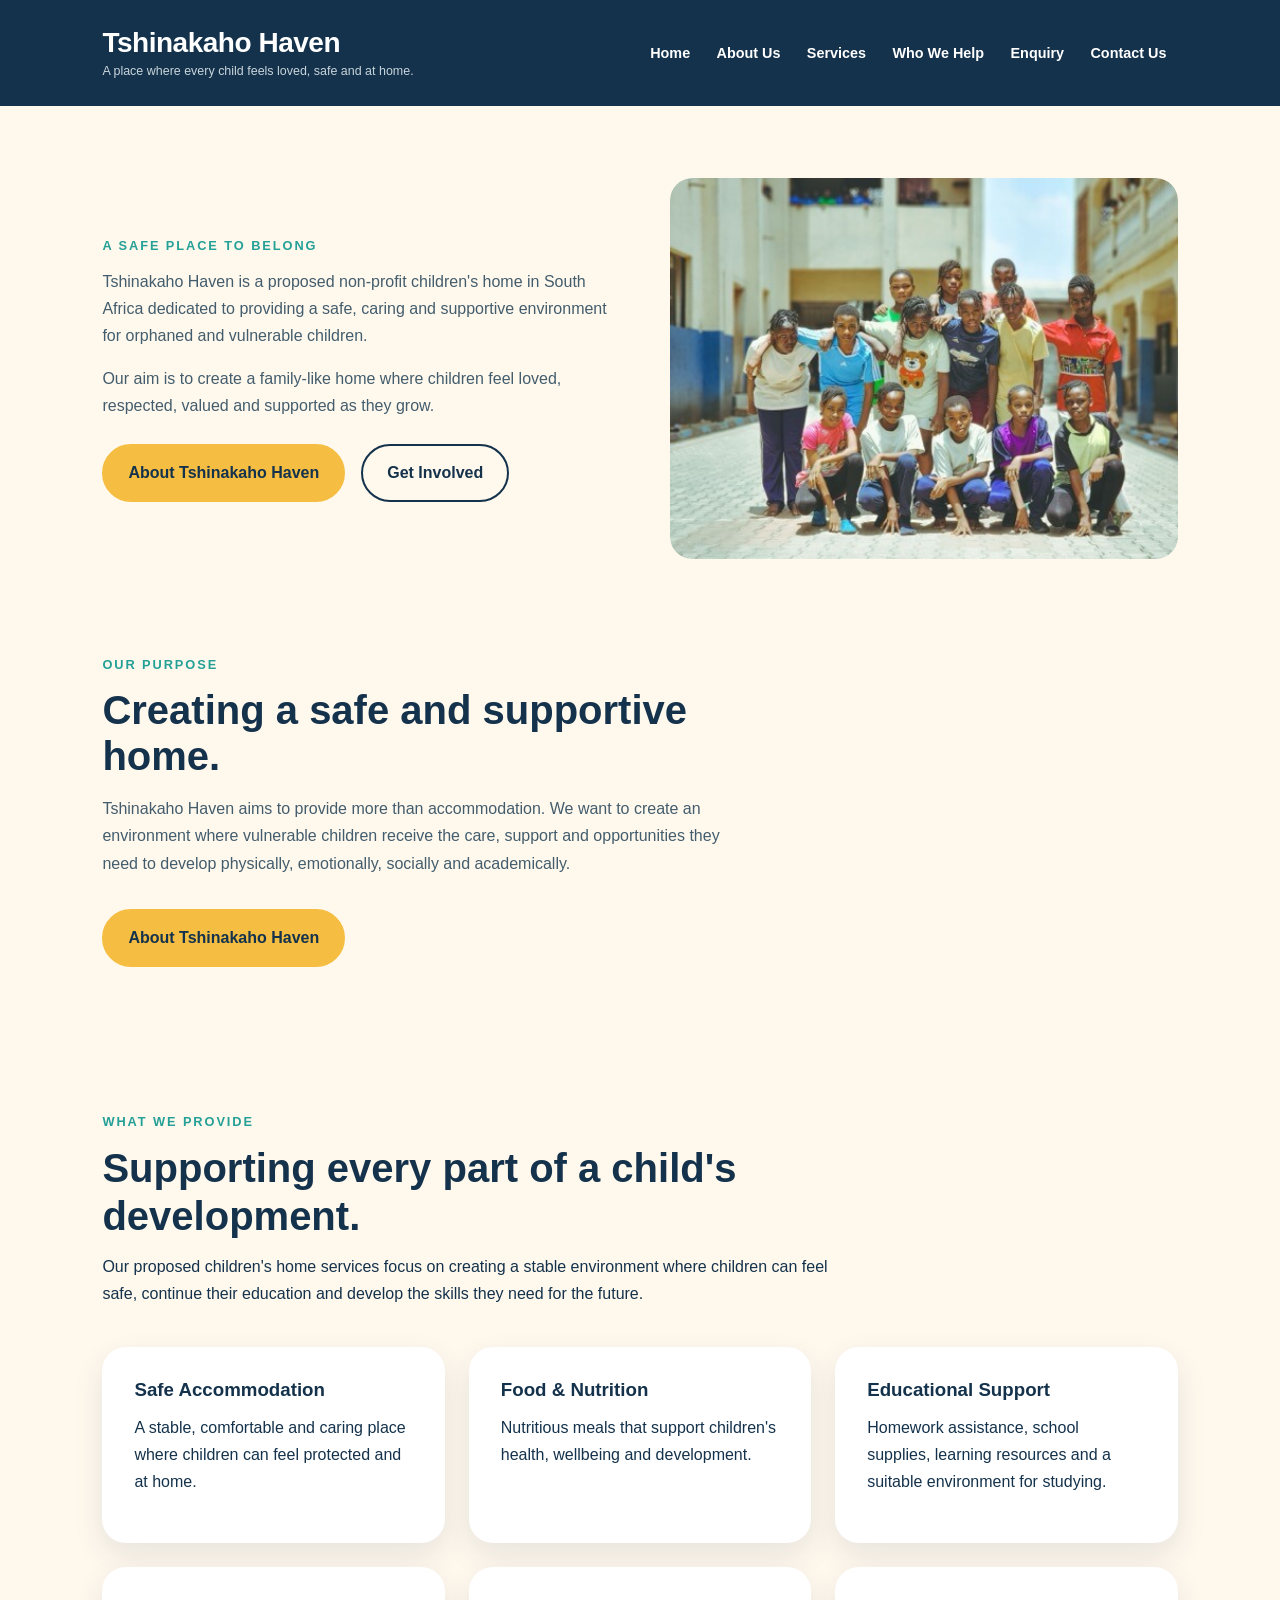
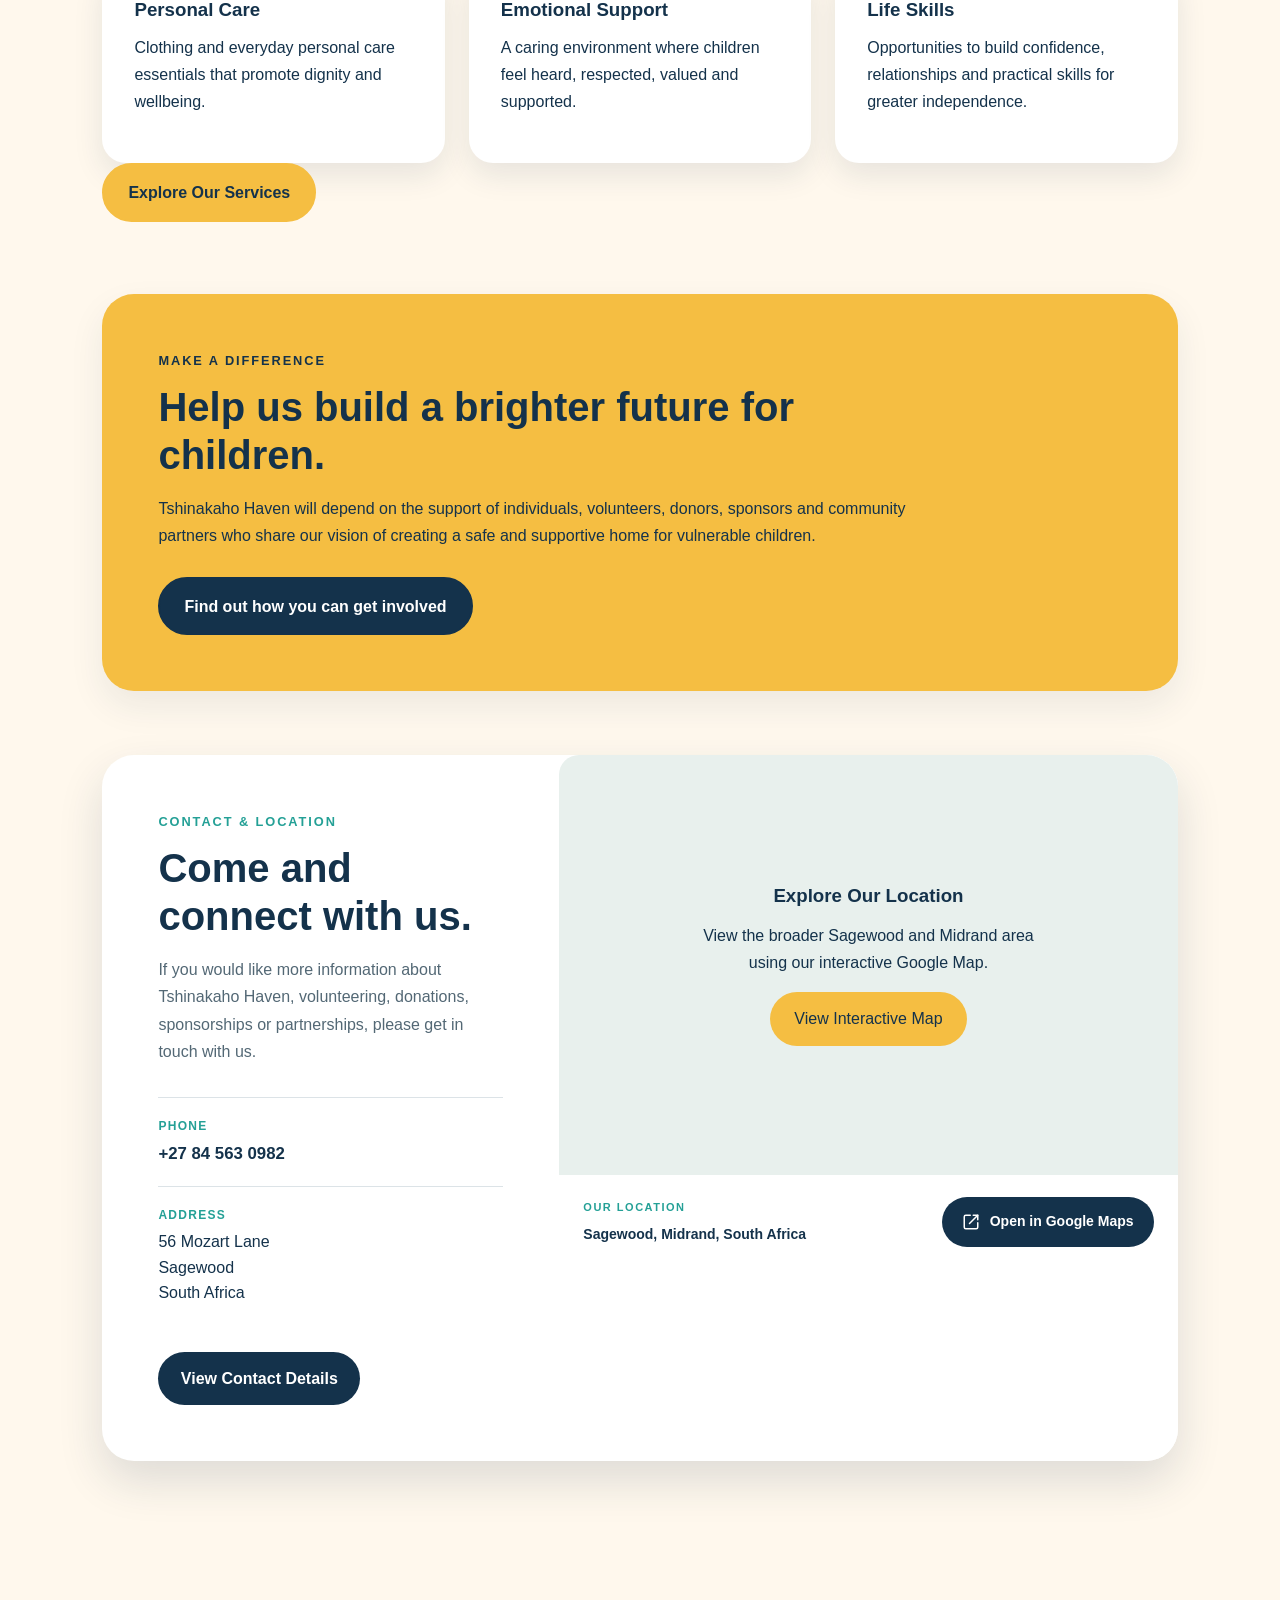
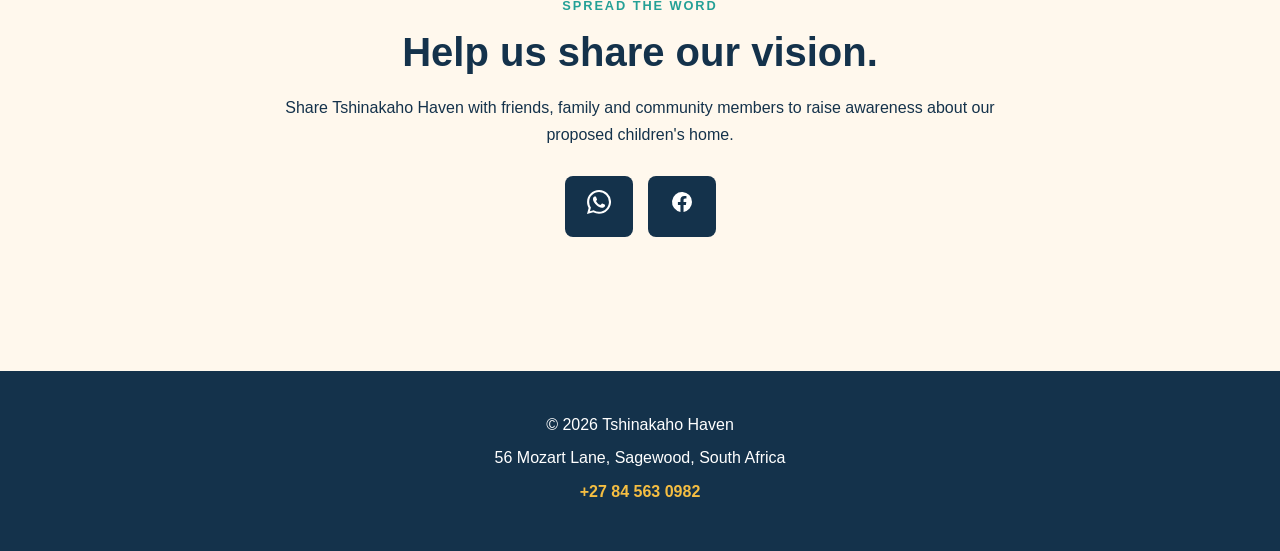
<file: index.html>
<!DOCTYPE html>
<html lang="en">

<head>
    <meta charset="UTF-8">
    <meta name="viewport" content="width=device-width, initial-scale=1.0">

    <!-- SEO -->
    <title>Tshinakaho Haven | Children's Home in South Africa</title>

    <meta
        name="description"
        content="Discover Tshinakaho Haven, a proposed non-profit children's home in South Africa focused on safe accommodation, education, nutrition and care for vulnerable children."
    >

    <meta name="robots" content="index, follow">

    <!-- Website stylesheet -->
    <link rel="stylesheet" href="css/style.css">

    <!-- Existing website JavaScript -->
    <script src="js/script.js" defer></script>

    <!-- Homepage-specific styles -->
    <style>
        /* HERO IMAGE */

        .hero-image {
            width: 100%;
            min-width: 0;
            overflow: hidden;
            border-radius: 22px;
        }

        .hero-image img {
            display: block;
            width: 100%;
            height: 100%;
            min-height: 320px;
            object-fit: cover;
            border-radius: 22px;
        }

        /* MAP CONTAINER */

        .home-map {
            display: flex;
            flex-direction: column;
            width: 100%;
            min-width: 0;
            overflow: hidden;
            border-radius: 20px;
            background: #FFFFFF;
        }

        /* MAP PLACEHOLDER */

        .map-placeholder {
            min-height: 420px;
            padding: 35px;
            box-sizing: border-box;
            background: #E8F0ED;
            display: flex;
            flex-direction: column;
            align-items: center;
            justify-content: center;
            text-align: center;
            gap: 15px;
        }

        .map-placeholder[hidden] {
            display: none;
        }

        .map-placeholder h3 {
            margin: 0;
            color: #14324B;
        }

        .map-placeholder p {
            max-width: 350px;
            margin: 0;
        }

        .map-placeholder button {
            cursor: pointer;
            font: inherit;
            border: none;
        }

        /* INTERACTIVE MAP */

        .google-map-container[hidden] {
            display: none;
        }

        .google-map-container iframe {
            display: block;
            width: 100%;
            height: 420px;
            border: 0;
        }

        /* MAP FOOTER */

        .home-map .map-footer {
            display: flex;
            align-items: center;
            justify-content: space-between;
            flex-wrap: wrap;
            gap: 18px;
            padding: 22px 24px;
            background: #FFFFFF;
        }

        .map-footer-info {
            display: flex;
            flex-direction: column;
            gap: 6px;
        }

        .map-footer-label {
            color: #24A096;
            font-size: 11px;
            font-weight: 700;
            letter-spacing: 1.5px;
        }

        .map-footer-address {
            color: #14324B;
            font-size: 14px;
            font-weight: 600;
        }

        /* GOOGLE MAPS BUTTON */

        .home-map .map-external-link {
            display: inline-flex;
            align-items: center;
            justify-content: center;
            gap: 10px;
            margin: 0;
            padding: 13px 20px;
            border-radius: 30px;
            background: #14324B;
            color: #FFFFFF;
            font-size: 14px;
            font-weight: 700;
            text-decoration: none;
            transition: background 0.2s ease, transform 0.2s ease;
        }

        .home-map .map-external-link:hover {
            background: #24A096;
            color: #FFFFFF;
            transform: translateY(-2px);
        }

        .home-map .map-external-link:focus-visible {
            outline: 3px solid #F5BE42;
            outline-offset: 3px;
        }

        .home-map .map-external-link svg {
            flex-shrink: 0;
        }

        /* RESPONSIVE DESIGN */

        @media (max-width: 600px) {
            .hero-image img {
                height: 300px;
                min-height: 300px;
            }

            .map-placeholder {
                min-height: 320px;
                padding: 24px;
            }

            .google-map-container iframe {
                height: 320px;
            }

            .home-map .map-footer {
                padding: 20px;
                flex-direction: column;
                align-items: stretch;
            }

            .home-map .map-external-link {
                width: 100%;
                box-sizing: border-box;
            }
        }

        @media (prefers-reduced-motion: reduce) {
            .home-map .map-external-link {
                transition: none;
            }
        }
    </style>

    <!-- Load Google Maps only after the visitor clicks -->
    <script defer>
        document.addEventListener("DOMContentLoaded", function () {

            const loadMapButton = document.getElementById("load-google-map");
            const mapContainer = document.getElementById("google-map-container");
            const mapPlaceholder = document.getElementById("map-placeholder");

            if (!loadMapButton || !mapContainer || !mapPlaceholder) {
                return;
            }

            loadMapButton.addEventListener("click", function () {

                if (mapContainer.querySelector("iframe")) {
                    return;
                }

                const mapFrame = document.createElement("iframe");

                mapFrame.title =
                    "Interactive map of the broader Sagewood and Midrand area";

                mapFrame.src =
                    "https://www.google.com/maps?q=Sagewood%2C%20Midrand%2C%20South%20Africa&output=embed";

                mapFrame.width = "100%";
                mapFrame.height = "420";
                mapFrame.loading = "eager";
                mapFrame.referrerPolicy = "no-referrer-when-downgrade";
                mapFrame.allowFullscreen = true;

                mapContainer.appendChild(mapFrame);

                mapContainer.hidden = false;
                mapPlaceholder.hidden = true;

                loadMapButton.setAttribute("aria-expanded", "true");
                mapFrame.focus();

            });

        });
    </script>

</head>

<body>

    <!-- HEADER AND NAVIGATION -->
    <header>

        <h1>Tshinakaho Haven</h1>

        <p>
            A place where every child feels loved, safe and at home.
        </p>

        <nav aria-label="Main navigation">
            <ul>
                <li>
                    <a href="index.html" aria-current="page">Home</a>
                </li>

                <li>
                    <a href="about.html">About Us</a>
                </li>

                <li>
                    <a href="services.html">Services</a>
                </li>

                <li>
                    <a href="beneficiaries.html">Who We Help</a>
                </li>

                <li>
                    <a href="enquiry.html">Enquiry</a>
                </li>

                <li>
                    <a href="contact.html">Contact Us</a>
                </li>
            </ul>
        </nav>

    </header>

    <main>

        <!-- HERO SECTION -->
        <section class="hero">

            <div class="hero-content">

                <p class="section-label">
                    A Safe Place To Belong
                </p>

                <p>
                    Tshinakaho Haven is a proposed non-profit children's
                    home in South Africa dedicated to providing a safe,
                    caring and supportive environment for orphaned and
                    vulnerable children.
                </p>

                <p>
                    Our aim is to create a family-like home where children
                    feel loved, respected, valued and supported as they grow.
                </p>

                <div class="hero-actions">

                    <a
                        href="about.html"
                        class="primary-button"
                    >
                        About Tshinakaho Haven
                    </a>

                    <a
                        href="enquiry.html"
                        class="secondary-button"
                    >
                        Get Involved
                    </a>

                </div>

            </div>

            <div class="hero-image">

                <img
                    src="images/hero-diverse-children-480.jpg"
                    alt="Group of children spending time together outdoors"
                    fetchpriority="high"
                    decoding="async"
                    width="800"
                    height="600"
                >

            </div>

        </section>

        <!-- OUR PURPOSE -->
        <section class="home-about">

            <div class="section-heading">

                <p class="section-label">
                    Our Purpose
                </p>

                <h2>
                    Creating a safe and supportive home.
                </h2>

                <p>
                    Tshinakaho Haven aims to provide more than
                    accommodation. We want to create an environment
                    where vulnerable children receive the care,
                    support and opportunities they need to develop
                    physically, emotionally, socially and academically.
                </p>

            </div>

            <a
                href="about.html"
                class="primary-button"
            >
                About Tshinakaho Haven
            </a>

        </section>

        <!-- SERVICES PREVIEW -->
        <section class="services-preview">

            <div class="section-heading">

                <p class="section-label">
                    What We Provide
                </p>

                <h2>
                    Supporting every part of a child's development.
                </h2>

                <p>
                    Our proposed children's home services focus on
                    creating a stable environment where children can
                    feel safe, continue their education and develop
                    the skills they need for the future.
                </p>

            </div>

            <div class="service-grid">

                <article>
                    <h3>Safe Accommodation</h3>
                    <p>
                        A stable, comfortable and caring place where
                        children can feel protected and at home.
                    </p>
                </article>

                <article>
                    <h3>Food &amp; Nutrition</h3>
                    <p>
                        Nutritious meals that support children's
                        health, wellbeing and development.
                    </p>
                </article>

                <article>
                    <h3>Educational Support</h3>
                    <p>
                        Homework assistance, school supplies,
                        learning resources and a suitable
                        environment for studying.
                    </p>
                </article>

                <article>
                    <h3>Personal Care</h3>
                    <p>
                        Clothing and everyday personal care
                        essentials that promote dignity
                        and wellbeing.
                    </p>
                </article>

                <article>
                    <h3>Emotional Support</h3>
                    <p>
                        A caring environment where children feel
                        heard, respected, valued and supported.
                    </p>
                </article>

                <article>
                    <h3>Life Skills</h3>
                    <p>
                        Opportunities to build confidence,
                        relationships and practical skills
                        for greater independence.
                    </p>
                </article>

            </div>

            <a
                href="services.html"
                class="primary-button"
            >
                Explore Our Services
            </a>

        </section>

        <!-- GET INVOLVED -->
        <section class="get-involved">

            <div>

                <p class="section-label">
                    Make A Difference
                </p>

                <h2>
                    Help us build a brighter future for children.
                </h2>

                <p>
                    Tshinakaho Haven will depend on the support of
                    individuals, volunteers, donors, sponsors and
                    community partners who share our vision of creating
                    a safe and supportive home for vulnerable children.
                </p>

                <a href="enquiry.html">
                    Find out how you can get involved
                </a>

            </div>

        </section>

        <!-- CONTACT AND LOCATION -->
        <section class="home-contact">

            <div class="home-contact-details">

                <p class="section-label">
                    Contact &amp; Location
                </p>

                <h2>
                    Come and connect with us.
                </h2>

                <p class="contact-intro">
                    If you would like more information about Tshinakaho Haven,
                    volunteering, donations, sponsorships or partnerships,
                    please get in touch with us.
                </p>

                <div class="home-contact-item">

                    <span>Phone</span>

                    <a href="tel:+27845630982">
                        +27 84 563 0982
                    </a>

                </div>

                <div class="home-contact-item">

                    <span>Address</span>

                    <address>
                        56 Mozart Lane<br>
                        Sagewood<br>
                        South Africa
                    </address>

                </div>

                <a
                    href="contact.html"
                    class="home-contact-link"
                >
                    View Contact Details
                </a>

            </div>

            <!-- GOOGLE MAP -->
            <div class="home-map">

                <!-- Shown before the map loads -->
                <div
                    id="map-placeholder"
                    class="map-placeholder"
                >

                    <h3>Explore Our Location</h3>

                    <p>
                        View the broader Sagewood and Midrand area
                        using our interactive Google Map.
                    </p>

                    <button
                        type="button"
                        id="load-google-map"
                        class="primary-button"
                        aria-controls="google-map-container"
                        aria-expanded="false"
                    >
                        View Interactive Map
                    </button>

                </div>

                <!-- Map loads here after clicking -->
                <div
                    id="google-map-container"
                    class="google-map-container"
                    hidden
                ></div>

                <!-- Improved map footer -->
                <div class="map-footer">

                    <div class="map-footer-info">

                        <span class="map-footer-label">
                            OUR LOCATION
                        </span>

                        <span class="map-footer-address">
                            Sagewood, Midrand, South Africa
                        </span>

                    </div>

                    <a
                        href="https://www.google.com/maps/search/?api=1&amp;query=Sagewood+Midrand+South+Africa"
                        target="_blank"
                        rel="noopener noreferrer"
                        class="map-external-link"
                        aria-label="Open the broader Sagewood area in Google Maps, in a new tab"
                    >

                        <svg
                            xmlns="http://www.w3.org/2000/svg"
                            width="18"
                            height="18"
                            viewBox="0 0 24 24"
                            fill="none"
                            stroke="currentColor"
                            stroke-width="2"
                            stroke-linecap="round"
                            stroke-linejoin="round"
                            aria-hidden="true"
                        >
                            <path d="M15 3h6v6"/>
                            <path d="M10 14 21 3"/>
                            <path d="M21 13v6a2 2 0 0 1-2 2H5a2 2 0 0 1-2-2V5a2 2 0 0 1 2-2h6"/>
                        </svg>

                        Open in Google Maps

                    </a>

                </div>

            </div>

        </section>

        <!-- SOCIAL MEDIA SHARING -->
        <section
            class="social-sharing-section"
            aria-labelledby="social-sharing-heading"
        >

            <div class="social-sharing-content">

                <p class="section-label">
                    Spread The Word
                </p>

                <h2 id="social-sharing-heading">
                    Help us share our vision.
                </h2>

                <p>
                    Share Tshinakaho Haven with friends, family
                    and community members to raise awareness
                    about our proposed children's home.
                </p>

                <div class="social-sharing-links">

                    <!-- WHATSAPP -->
                    <a
                        id="share-whatsapp"
                        class="social-icon whatsapp-icon"
                        href="#"
                        target="_blank"
                        rel="noopener noreferrer"
                        aria-label="Share Tshinakaho Haven on WhatsApp"
                        title="Share on WhatsApp"
                    >

                        <svg
                            xmlns="http://www.w3.org/2000/svg"
                            viewBox="0 0 24 24"
                            width="24"
                            height="24"
                            fill="currentColor"
                            aria-hidden="true"
                        >
                            <path d="M20.52 3.48A11.87 11.87 0 0 0 12.05 0C5.45 0 .07 5.37.06 11.97c0 2.11.55 4.17 1.6 5.99L0 24l6.2-1.63a11.93 11.93 0 0 0 5.84 1.49h.01c6.6 0 11.98-5.37 11.99-11.97a11.9 11.9 0 0 0-3.52-8.41ZM12.05 21.84a9.85 9.85 0 0 1-5.02-1.37l-.36-.21-3.73.98.99-3.64-.24-.37a9.83 9.83 0 0 1-1.51-5.26c0-5.44 4.43-9.87 9.88-9.87a9.8 9.8 0 0 1 6.99 2.9 9.8 9.8 0 0 1 2.89 7c-.01 5.44-4.44 9.86-9.89 9.86Zm5.42-7.39c-.3-.15-1.77-.87-2.04-.97-.27-.1-.47-.15-.67.15-.2.3-.77.97-.94 1.17-.17.2-.35.22-.65.07-.3-.15-1.26-.46-2.4-1.48-.89-.79-1.49-1.76-1.66-2.06-.17-.3-.02-.46.13-.61.14-.13.3-.35.45-.52.15-.17.2-.3.3-.5.1-.2.05-.37-.02-.52-.08-.15-.67-1.62-.92-2.22-.24-.58-.49-.5-.67-.51h-.57c-.2 0-.52.07-.79.37-.27.3-1.04 1.02-1.04 2.49s1.07 2.89 1.22 3.09c.15.2 2.1 3.21 5.09 4.5.71.31 1.26.49 1.69.63.71.23 1.36.2 1.87.12.57-.09 1.77-.72 2.02-1.42.25-.7.25-1.3.17-1.42-.07-.12-.27-.2-.57-.35Z"/>
                        </svg>

                    </a>

                    <!-- FACEBOOK -->
                    <a
                        id="share-facebook"
                        class="social-icon facebook-icon"
                        href="#"
                        target="_blank"
                        rel="noopener noreferrer"
                        aria-label="Share Tshinakaho Haven on Facebook"
                        title="Share on Facebook"
                    >

                        <svg
                            xmlns="http://www.w3.org/2000/svg"
                            viewBox="0 0 24 24"
                            width="24"
                            height="24"
                            fill="currentColor"
                            aria-hidden="true"
                        >
                            <path d="M22 12a10 10 0 1 0-11.56 9.88v-6.99H7.9V12h2.54V9.8c0-2.51 1.49-3.89 3.77-3.89 1.09 0 2.23.19 2.23.19v2.46h-1.26c-1.24 0-1.63.77-1.63 1.56V12h2.77l-.44 2.89h-2.33v6.99A10 10 0 0 0 22 12Z"/>
                        </svg>

                    </a>

                </div>

            </div>

        </section>

    </main>

    <!-- FOOTER -->
    <footer>

        <p>
            &copy; 2026 Tshinakaho Haven
        </p>

        <p>
            56 Mozart Lane, Sagewood, South Africa
        </p>

        <p>
            <a href="tel:+27845630982">
                +27 84 563 0982
            </a>
        </p>

    </footer>

</body>
</html>
</file>
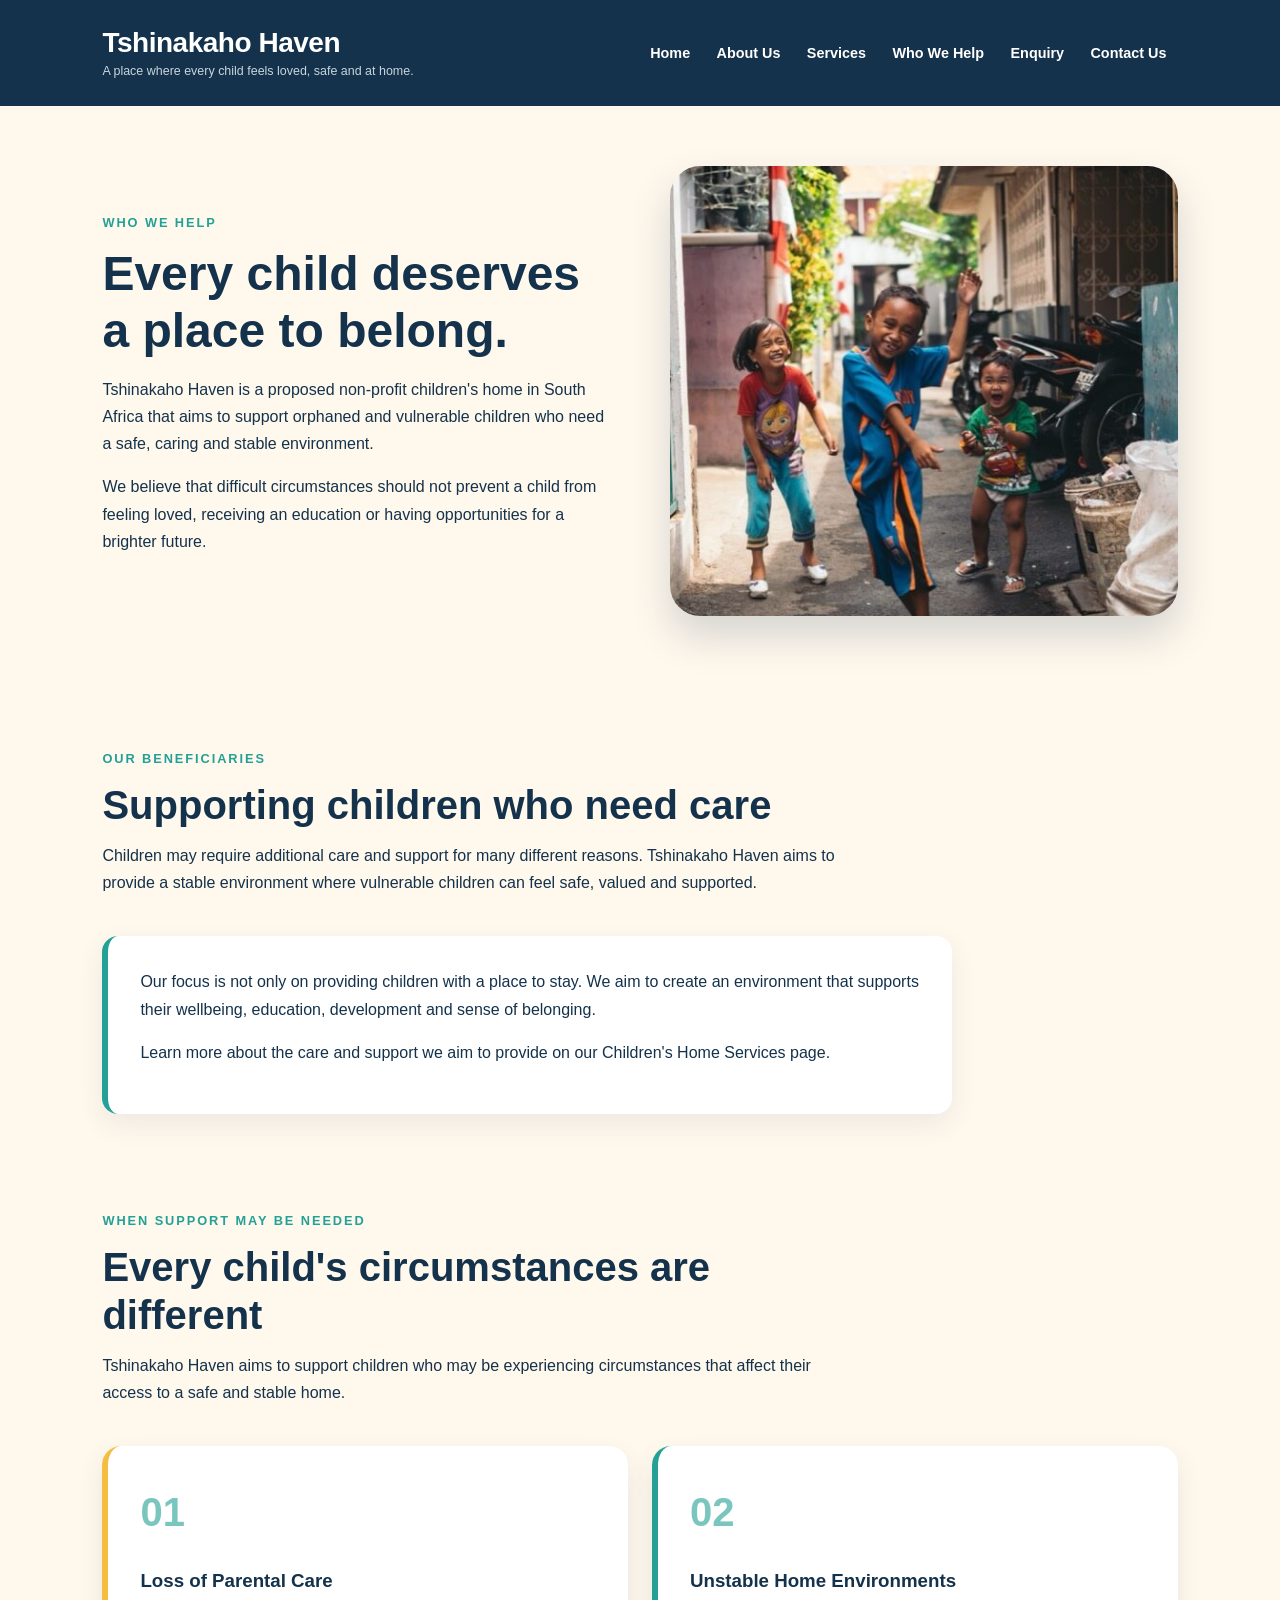
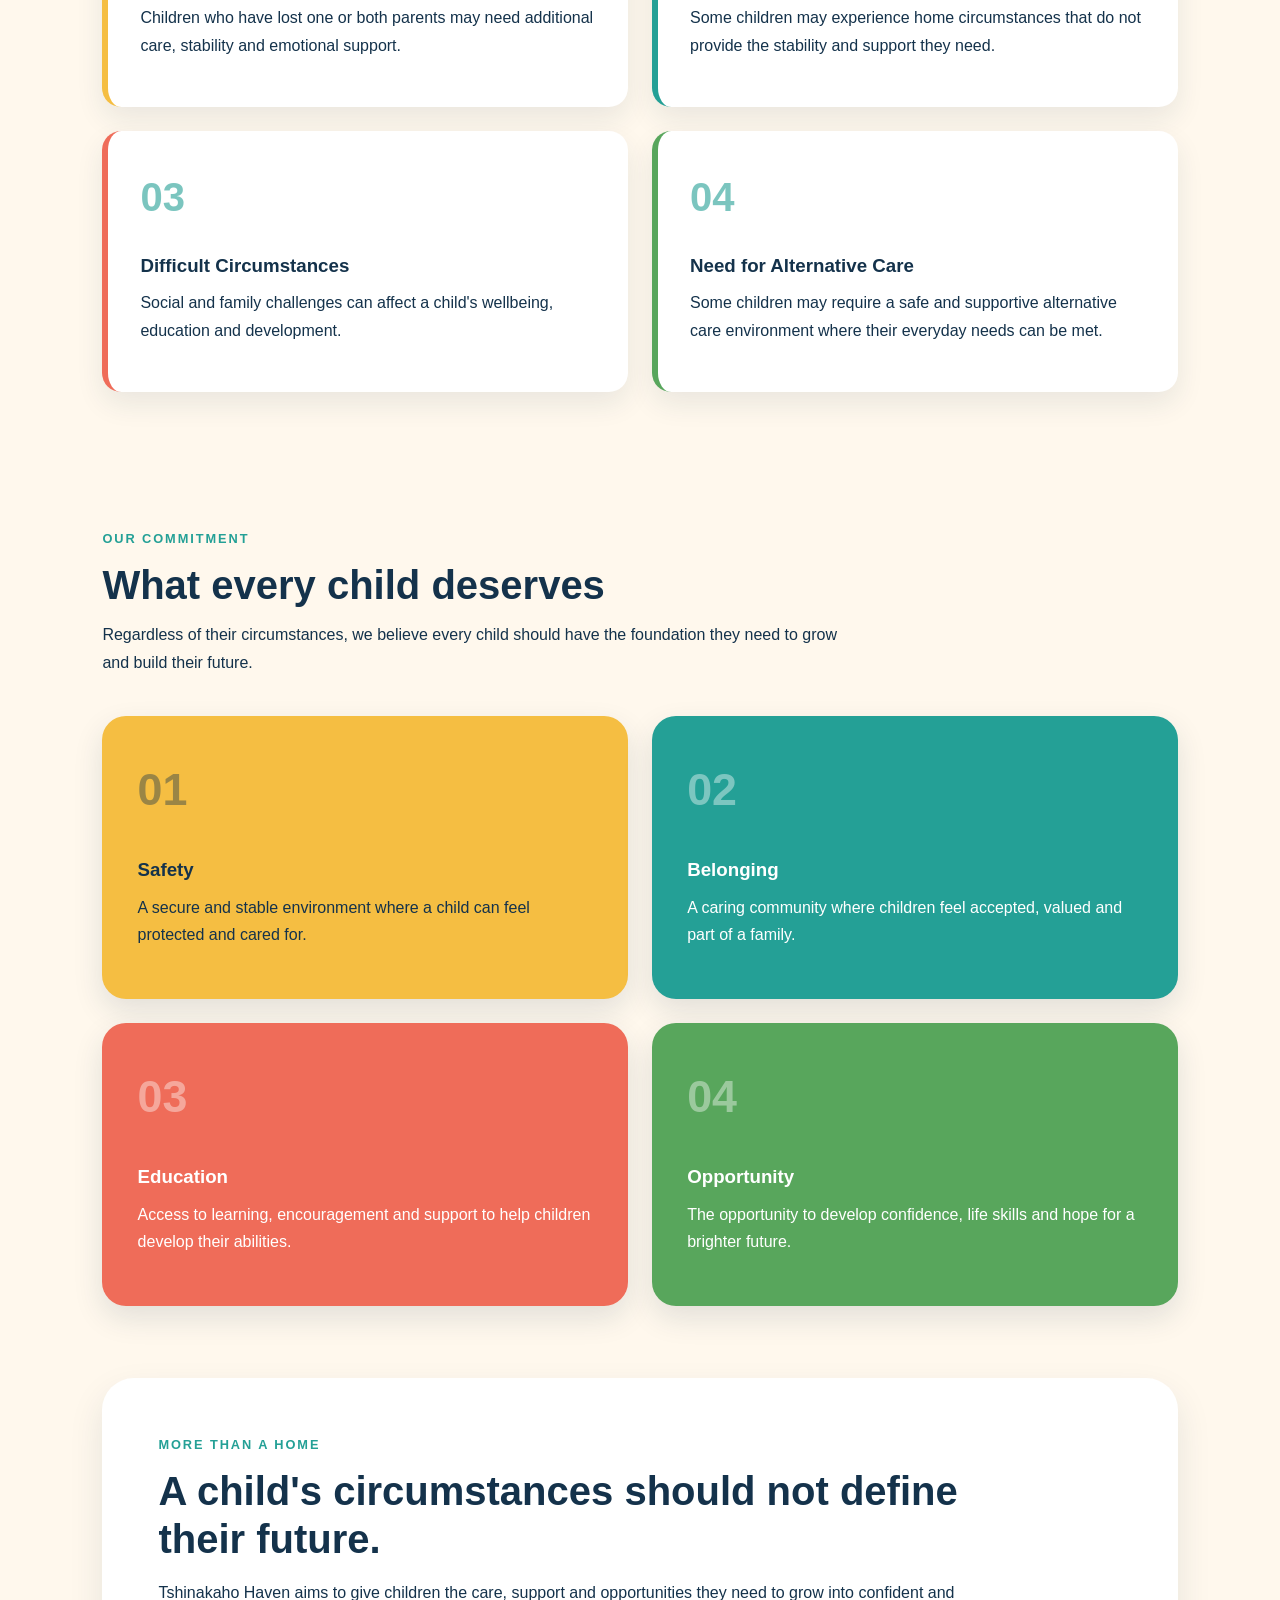
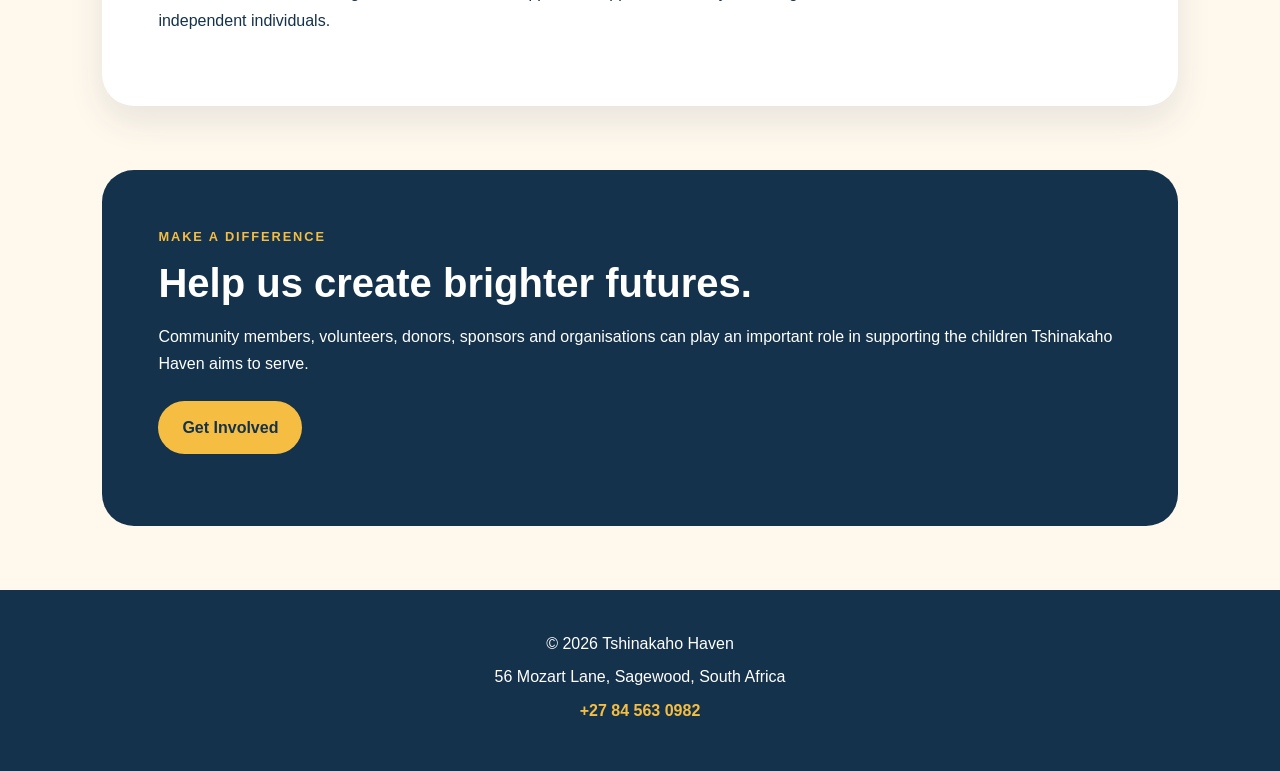
<file: beneficiaries.html>
<!DOCTYPE html>
<html lang="en">

<head>
    <meta charset="UTF-8">

    <meta
        name="viewport"
        content="width=device-width, initial-scale=1.0"
    >

    <!-- ========================================
         PART 3 - ON-PAGE SEO
    ======================================== -->

    <!-- SEO: Unique and descriptive page title -->
    <title>Who We Help | Vulnerable Children | Tshinakaho Haven</title>

    <!-- SEO: Meta description -->
    <meta
        name="description"
        content="Learn how Tshinakaho Haven aims to support orphaned and vulnerable children in South Africa through safe accommodation, education, emotional care and opportunities."
    >

    <!-- SEO: Search engine indexing -->
    <meta name="robots" content="index, follow">

    <!-- Website stylesheet -->
    <link rel="stylesheet" href="css/style.css">

    <!-- Website JavaScript -->
    <script src="js/script.js" defer></script>
</head>

<body>

    <!-- ========================================
         HEADER AND NAVIGATION
    ======================================== -->

    <header>

        <h1>Tshinakaho Haven</h1>

        <p>
            A place where every child feels loved,
            safe and at home.
        </p>

        <nav aria-label="Main navigation">

            <ul>
                <li>
                    <a href="index.html">Home</a>
                </li>

                <li>
                    <a href="about.html">About Us</a>
                </li>

                <li>
                    <a href="services.html">Services</a>
                </li>

                <li>
                    <a
                        href="beneficiaries.html"
                        aria-current="page"
                    >
                        Who We Help
                    </a>
                </li>

                <li>
                    <a href="enquiry.html">Enquiry</a>
                </li>

                <li>
                    <a href="contact.html">Contact Us</a>
                </li>
            </ul>

        </nav>

    </header>


    <!-- ========================================
         MAIN CONTENT
    ======================================== -->

    <main>

        <!-- ========================================
             HERO SECTION
        ======================================== -->

        <section class="beneficiaries-hero">

            <div class="beneficiaries-hero-content">

                <p class="section-label">
                    Who We Help
                </p>

                <h2>
                    Every child deserves a place to belong.
                </h2>

                <p>
                    Tshinakaho Haven is a proposed non-profit
                    children's home in South Africa that aims
                    to support orphaned and vulnerable children
                    who need a safe, caring and stable environment.
                </p>

                <p>
                    We believe that difficult circumstances
                    should not prevent a child from feeling
                    loved, receiving an education or having
                    opportunities for a brighter future.
                </p>

            </div>


            <!-- SEO: Hero image -->
            <div class="beneficiaries-hero-image">

                <img
                    src="images/children-playing-800.jpg"
                    alt="Children playing together outdoors in a supportive community environment"
                    fetchpriority="high"
                    decoding="async"
                    width="800"
                >

            </div>

        </section>


        <!-- ========================================
             WHO WE SUPPORT
        ======================================== -->

        <section class="who-we-support">

            <div class="section-heading">

                <p class="section-label">
                    Our Beneficiaries
                </p>

                <h2>
                    Supporting children who need care
                </h2>

                <p>
                    Children may require additional care
                    and support for many different reasons.
                    Tshinakaho Haven aims to provide a stable
                    environment where vulnerable children
                    can feel safe, valued and supported.
                </p>

            </div>


            <div class="beneficiary-intro">

                <p>
                    Our focus is not only on providing
                    children with a place to stay.
                    We aim to create an environment that
                    supports their wellbeing, education,
                    development and sense of belonging.
                </p>

                <!-- SEO: Internal link to Services -->
                <p>
                    Learn more about the care and support
                    we aim to provide on our
                    <a href="services.html">
                        Children's Home Services
                    </a>
                    page.
                </p>

            </div>

        </section>


        <!-- ========================================
             CIRCUMSTANCES SECTION
        ======================================== -->

        <section class="circumstances-section">

            <div class="section-heading">

                <p class="section-label">
                    When Support May Be Needed
                </p>

                <h2>
                    Every child's circumstances are different
                </h2>

                <p>
                    Tshinakaho Haven aims to support children
                    who may be experiencing circumstances
                    that affect their access to a safe
                    and stable home.
                </p>

            </div>


            <div class="circumstances-grid">

                <!-- CIRCUMSTANCE 1 -->
                <article class="circumstance-card">

                    <span class="circumstance-number">
                        01
                    </span>

                    <h3>
                        Loss of Parental Care
                    </h3>

                    <p>
                        Children who have lost one or both
                        parents may need additional care,
                        stability and emotional support.
                    </p>

                </article>


                <!-- CIRCUMSTANCE 2 -->
                <article class="circumstance-card">

                    <span class="circumstance-number">
                        02
                    </span>

                    <h3>
                        Unstable Home Environments
                    </h3>

                    <p>
                        Some children may experience home
                        circumstances that do not provide
                        the stability and support they need.
                    </p>

                </article>


                <!-- CIRCUMSTANCE 3 -->
                <article class="circumstance-card">

                    <span class="circumstance-number">
                        03
                    </span>

                    <h3>
                        Difficult Circumstances
                    </h3>

                    <p>
                        Social and family challenges can
                        affect a child's wellbeing,
                        education and development.
                    </p>

                </article>


                <!-- CIRCUMSTANCE 4 -->
                <article class="circumstance-card">

                    <span class="circumstance-number">
                        04
                    </span>

                    <h3>
                        Need for Alternative Care
                    </h3>

                    <p>
                        Some children may require a safe
                        and supportive alternative care
                        environment where their everyday
                        needs can be met.
                    </p>

                </article>

            </div>

        </section>


        <!-- ========================================
             WHAT EVERY CHILD DESERVES
        ======================================== -->

        <section class="child-deserves-section">

            <div class="section-heading">

                <p class="section-label">
                    Our Commitment
                </p>

                <h2>
                    What every child deserves
                </h2>

                <p>
                    Regardless of their circumstances,
                    we believe every child should have
                    the foundation they need to grow
                    and build their future.
                </p>

            </div>


            <div class="deserves-grid">

                <!-- SAFETY -->
                <article class="deserves-card safety-card">

                    <span class="deserves-number">
                        01
                    </span>

                    <h3>Safety</h3>

                    <p>
                        A secure and stable environment
                        where a child can feel protected
                        and cared for.
                    </p>

                </article>


                <!-- BELONGING -->
                <article class="deserves-card belonging-card">

                    <span class="deserves-number">
                        02
                    </span>

                    <h3>Belonging</h3>

                    <p>
                        A caring community where children
                        feel accepted, valued and part
                        of a family.
                    </p>

                </article>


                <!-- EDUCATION -->
                <article class="deserves-card education-card">

                    <span class="deserves-number">
                        03
                    </span>

                    <h3>Education</h3>

                    <p>
                        Access to learning, encouragement
                        and support to help children
                        develop their abilities.
                    </p>

                </article>


                <!-- OPPORTUNITY -->
                <article class="deserves-card opportunity-card">

                    <span class="deserves-number">
                        04
                    </span>

                    <h3>Opportunity</h3>

                    <p>
                        The opportunity to develop
                        confidence, life skills and hope
                        for a brighter future.
                    </p>

                </article>

            </div>

        </section>


        <!-- ========================================
             CLOSING MESSAGE
        ======================================== -->

        <section class="beneficiary-message">

            <div>

                <p class="section-label">
                    More Than A Home
                </p>

                <h2>
                    A child's circumstances should not
                    define their future.
                </h2>

                <p>
                    Tshinakaho Haven aims to give children
                    the care, support and opportunities
                    they need to grow into confident
                    and independent individuals.
                </p>

            </div>

        </section>


        <!-- ========================================
             CALL TO ACTION
        ======================================== -->

        <section class="beneficiaries-cta">

            <div>

                <p class="section-label">
                    Make A Difference
                </p>

                <h2>
                    Help us create brighter futures.
                </h2>

                <p>
                    Community members, volunteers,
                    donors, sponsors and organisations
                    can play an important role in
                    supporting the children Tshinakaho
                    Haven aims to serve.
                </p>

                <p>
                    <a href="enquiry.html">
                        Get Involved
                    </a>
                </p>

            </div>

        </section>

    </main>


    <!-- ========================================
         FOOTER
    ======================================== -->

    <footer>

        <p>
            &copy; 2026 Tshinakaho Haven
        </p>

        <p>
            56 Mozart Lane, Sagewood, South Africa
        </p>

        <p>
            <a href="tel:+27845630982">
                +27 84 563 0982
            </a>
        </p>

    </footer>

</body>
</html>
</file>
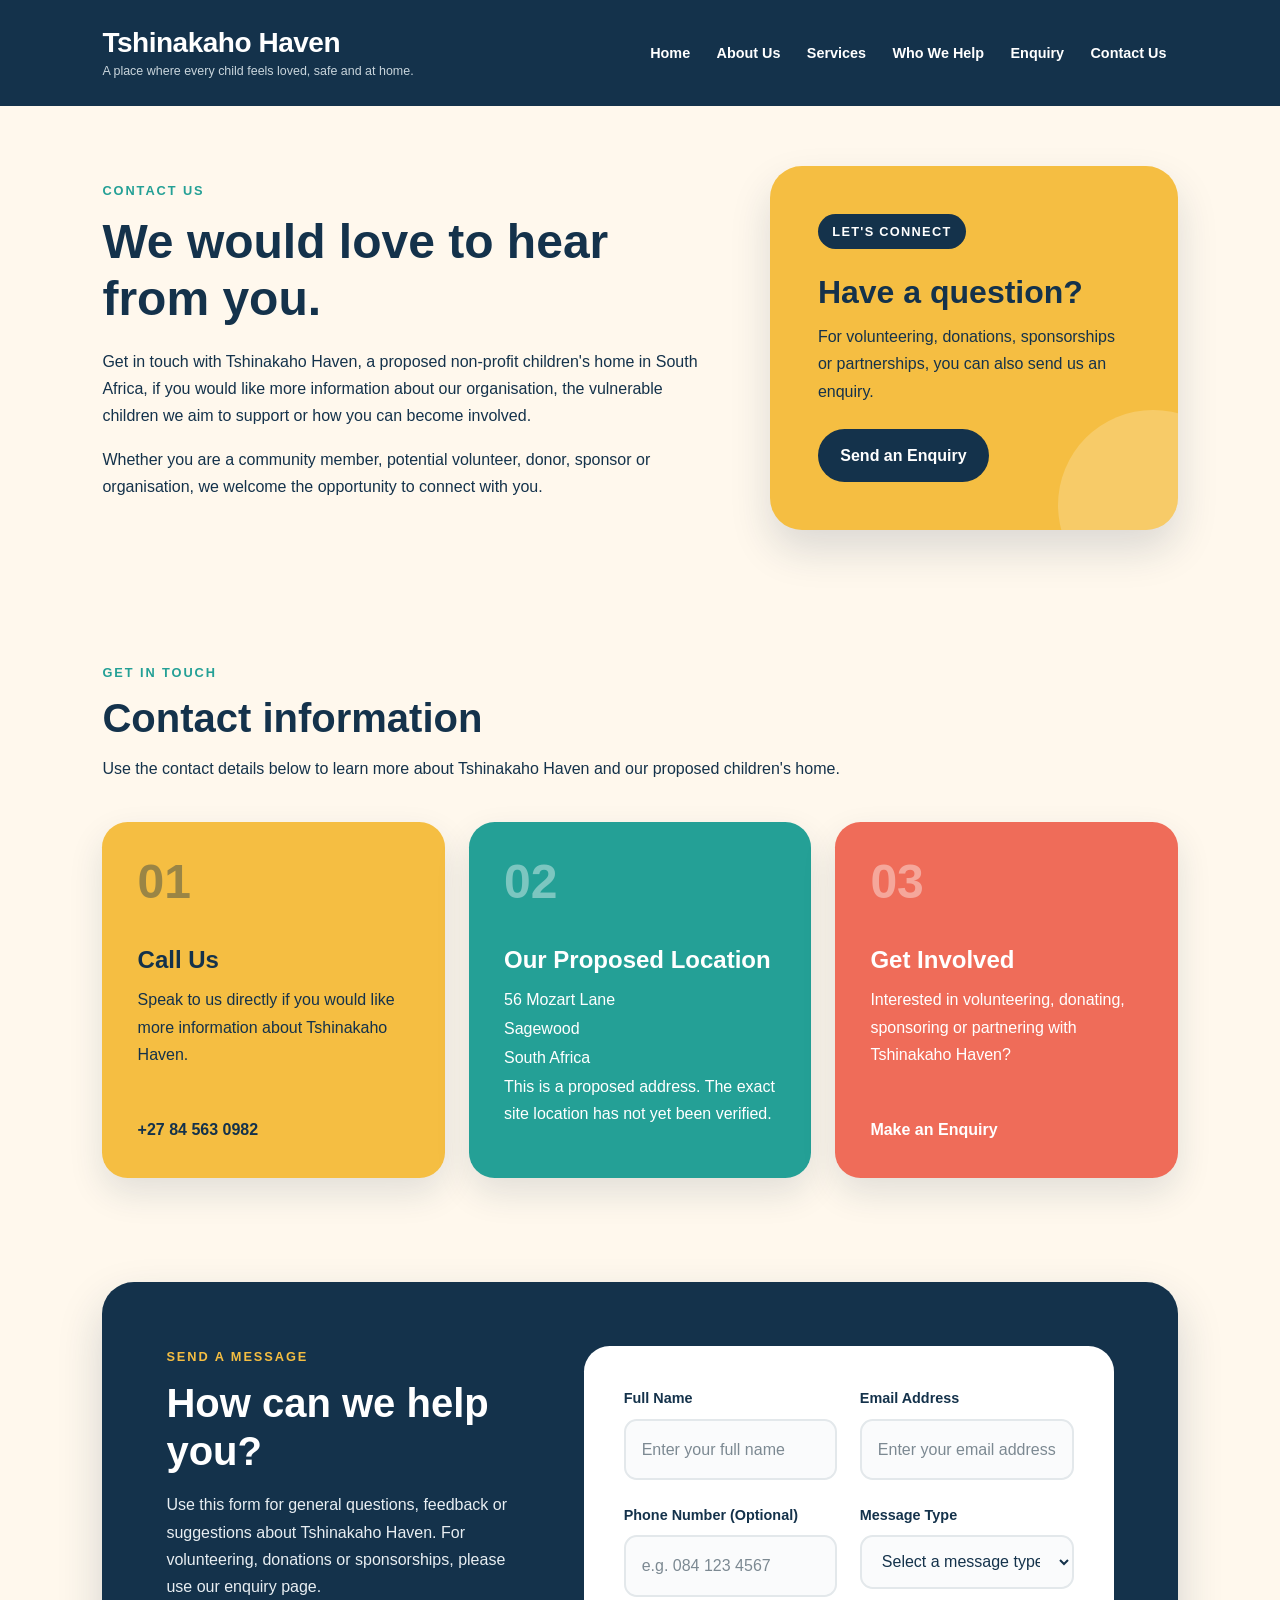
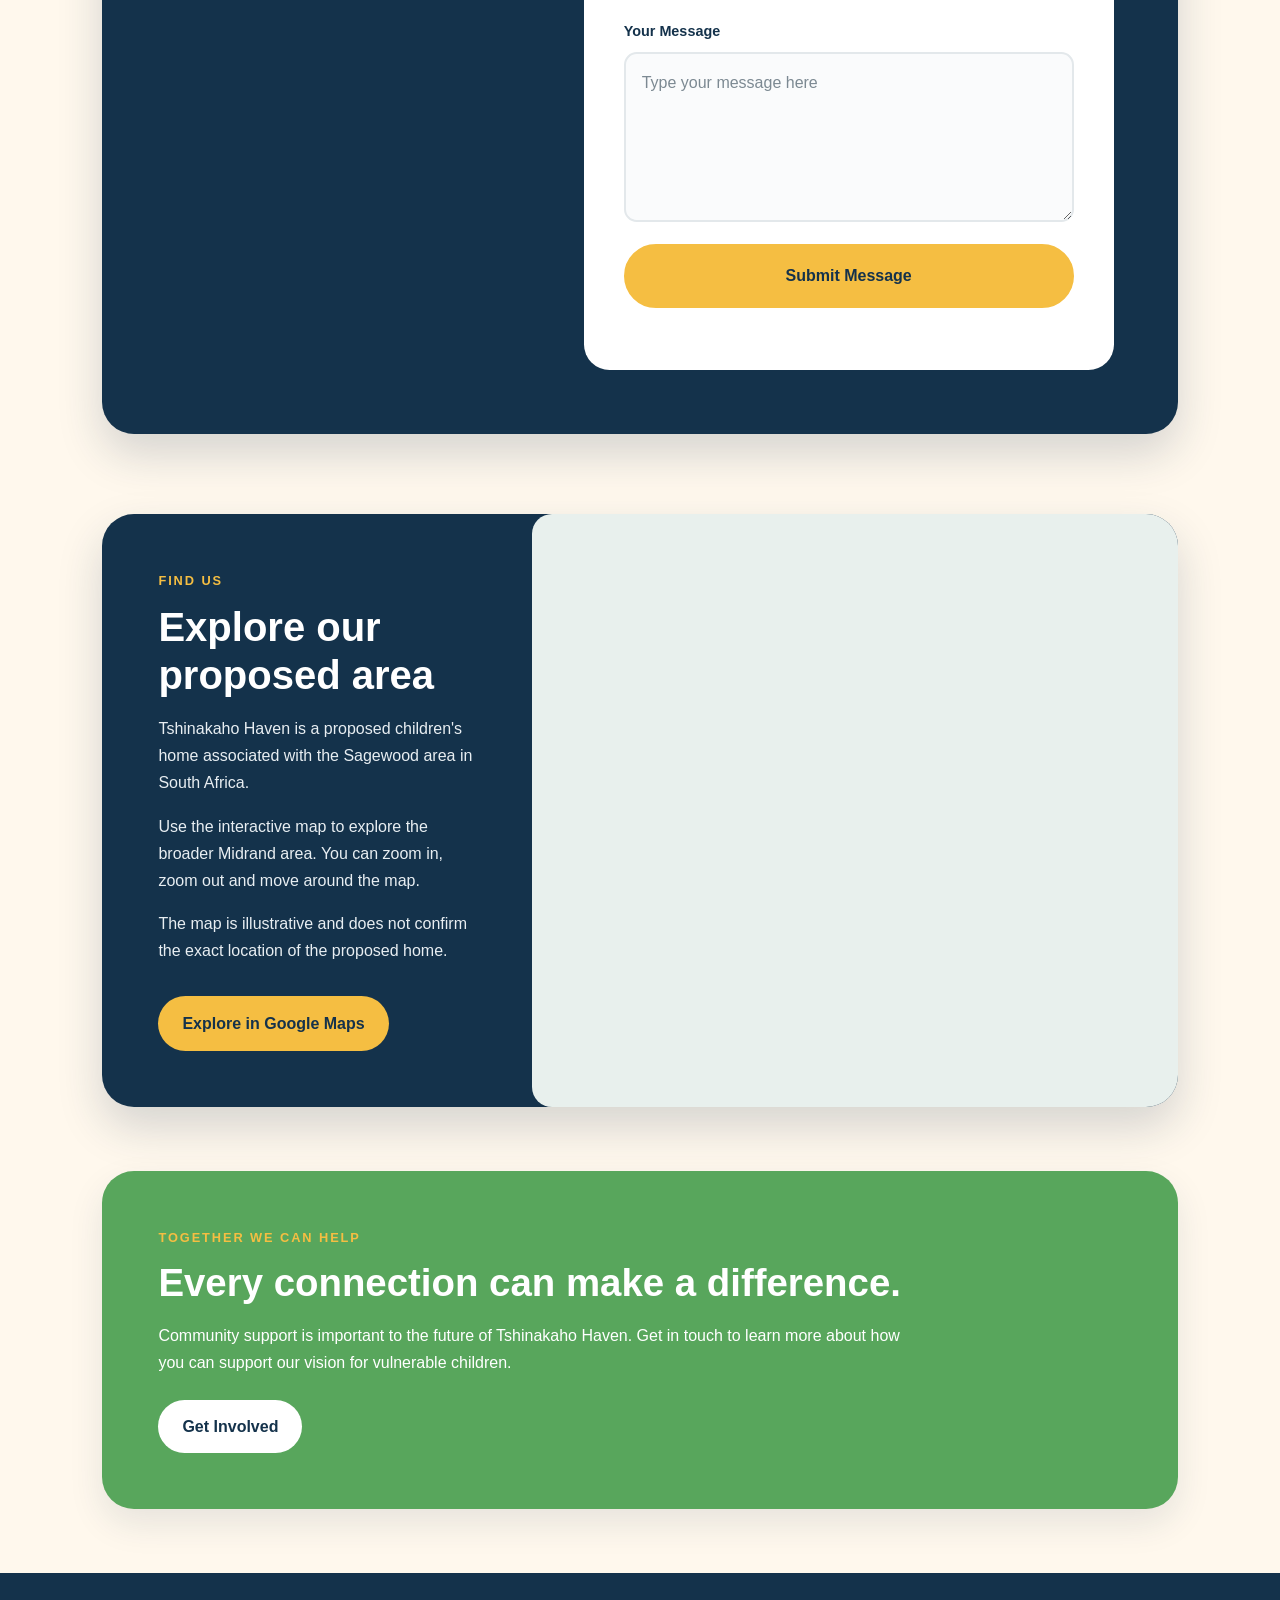
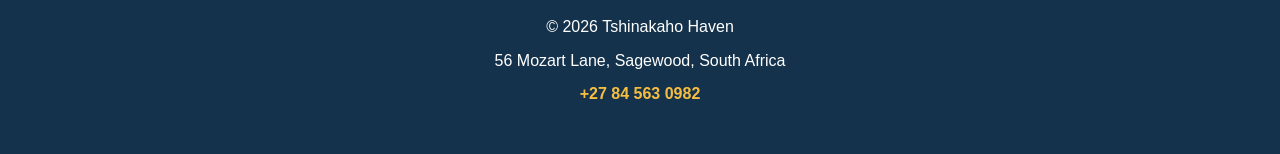
<file: contact.html>
<!DOCTYPE html>
<html lang="en">

<head>
    <meta charset="UTF-8">
    <meta name="viewport" content="width=device-width, initial-scale=1.0">

    <!-- PART 3 - ON-PAGE SEO -->
    <title>Contact Us &amp; Location | Tshinakaho Haven</title>

    <meta
        name="description"
        content="Contact Tshinakaho Haven, a proposed children's home in South Africa. Find our contact details, explore our proposed Sagewood location and send a general message."
    >

    <meta name="robots" content="index, follow">
    <meta name="author" content="Katlego Muofhe">

    <!-- WEBSITE STYLESHEET -->
    <link rel="stylesheet" href="css/style.css">

    <!-- WEBSITE JAVASCRIPT -->
    <script src="js/script.js" defer></script>

    <!-- MAP STYLING -->
    <style>
        .contact-map {
            width: 100%;
            min-width: 0;
            overflow: hidden;
            border-radius: 20px;
            background: #E8F0ED;
        }

        .contact-map iframe {
            display: block;
            width: 100%;
            height: 420px;
            border: none;
            border-radius: 20px;
        }

        @media (max-width: 600px) {
            .contact-map iframe {
                height: 320px;
            }
        }
    </style>
</head>

<body>

    <!-- HEADER AND NAVIGATION -->
    <header>

        <h1>Tshinakaho Haven</h1>

        <p>
            A place where every child feels loved,
            safe and at home.
        </p>

        <nav aria-label="Main navigation">
            <ul>
                <li><a href="index.html">Home</a></li>
                <li><a href="about.html">About Us</a></li>
                <li><a href="services.html">Services</a></li>
                <li><a href="beneficiaries.html">Who We Help</a></li>
                <li><a href="enquiry.html">Enquiry</a></li>
                <li>
                    <a href="contact.html" aria-current="page">
                        Contact Us
                    </a>
                </li>
            </ul>
        </nav>

    </header>

    <main>

        <!-- CONTACT HERO -->
        <section class="contact-hero">

            <div class="contact-hero-content">

                <p class="section-label">
                    Contact Us
                </p>

                <h2>
                    We would love to hear from you.
                </h2>

                <p>
                    Get in touch with Tshinakaho Haven,
                    a proposed non-profit children's home
                    in South Africa, if you would like more
                    information about our organisation,
                    the vulnerable children we aim to
                    support or how you can become involved.
                </p>

                <p>
                    Whether you are a community member,
                    potential volunteer, donor, sponsor
                    or organisation, we welcome the
                    opportunity to connect with you.
                </p>

            </div>

            <div class="contact-hero-card">

                <span class="contact-card-label">
                    Let's Connect
                </span>

                <h3>
                    Have a question?
                </h3>

                <p>
                    For volunteering, donations,
                    sponsorships or partnerships,
                    you can also send us an enquiry.
                </p>

                <a href="enquiry.html#enquiry-form">
                    Send an Enquiry
                </a>

            </div>

        </section>

        <!-- CONTACT DETAILS -->
        <section class="contact-details-section">

            <div class="section-heading">

                <p class="section-label">
                    Get In Touch
                </p>

                <h2>
                    Contact information
                </h2>

                <p>
                    Use the contact details below to
                    learn more about Tshinakaho Haven
                    and our proposed children's home.
                </p>

            </div>

            <div class="contact-details-grid">

                <!-- PHONE CARD -->
                <article class="contact-info-card phone-card">

                    <span class="contact-number">01</span>

                    <h3>Call Us</h3>

                    <p>
                        Speak to us directly if you
                        would like more information
                        about Tshinakaho Haven.
                    </p>

                    <a href="tel:+27845630982">
                        +27 84 563 0982
                    </a>

                </article>

                <!-- LOCATION CARD -->
                <article class="contact-info-card location-card">

                    <span class="contact-number">02</span>

                    <h3>Our Proposed Location</h3>

                    <address>
                        56 Mozart Lane<br>
                        Sagewood<br>
                        South Africa
                    </address>

                    <p>
                        This is a proposed address.
                        The exact site location has
                        not yet been verified.
                    </p>

                </article>

                <!-- ENQUIRY CARD -->
                <article class="contact-info-card enquiry-card">

                    <span class="contact-number">03</span>

                    <h3>Get Involved</h3>

                    <p>
                        Interested in volunteering,
                        donating, sponsoring or
                        partnering with Tshinakaho Haven?
                    </p>

                    <a href="enquiry.html#enquiry-form">
                        Make an Enquiry
                    </a>

                </article>

            </div>

        </section>

        <!-- QUESTION 4 - GENERAL CONTACT FORM -->
        <section
            class="enquiry-form-section"
            id="contact-form-section"
        >

            <div class="enquiry-form-intro">

                <p class="section-label">
                    Send A Message
                </p>

                <h2>
                    How can we help you?
                </h2>

                <p>
                    Use this form for general questions,
                    feedback or suggestions about
                    Tshinakaho Haven. For volunteering,
                    donations or sponsorships, please
                    use our enquiry page.
                </p>

            </div>

            <form
                class="enquiry-form"
                id="general-contact-form"
                action="/api/contact"
                method="post"
                novalidate
            >

                <!-- FULL NAME -->
                <div class="form-group">

                    <label for="contact-full-name">
                        Full Name
                    </label>

                    <input
                        type="text"
                        id="contact-full-name"
                        name="fullName"
                        placeholder="Enter your full name"
                        autocomplete="name"
                        minlength="2"
                        maxlength="100"
                        aria-describedby="contact-full-name-error"
                        required
                    >

                    <small
                        class="form-error"
                        id="contact-full-name-error"
                    ></small>

                </div>

                <!-- EMAIL -->
                <div class="form-group">

                    <label for="contact-email">
                        Email Address
                    </label>

                    <input
                        type="email"
                        id="contact-email"
                        name="email"
                        placeholder="Enter your email address"
                        autocomplete="email"
                        maxlength="254"
                        aria-describedby="contact-email-error"
                        required
                    >

                    <small
                        class="form-error"
                        id="contact-email-error"
                    ></small>

                </div>

                <!-- PHONE -->
                <div class="form-group">

                    <label for="contact-phone">
                        Phone Number (Optional)
                    </label>

                    <input
                        type="tel"
                        id="contact-phone"
                        name="phone"
                        placeholder="e.g. 084 123 4567"
                        autocomplete="tel"
                        maxlength="20"
                        aria-describedby="contact-phone-error"
                    >

                    <small
                        class="form-error"
                        id="contact-phone-error"
                    ></small>

                </div>

                <!-- MESSAGE TYPE -->
                <div class="form-group">

                    <label for="contact-message-type">
                        Message Type
                    </label>

                    <select
                        id="contact-message-type"
                        name="messageType"
                        aria-describedby="contact-message-type-error"
                        required
                    >

                        <option value="" disabled selected>
                            Select a message type
                        </option>

                        <option value="general">
                            General Question
                        </option>

                        <option value="feedback">
                            Feedback
                        </option>

                        <option value="suggestion">
                            Suggestion
                        </option>

                        <option value="other">
                            Other
                        </option>

                    </select>

                    <small
                        class="form-error"
                        id="contact-message-type-error"
                    ></small>

                </div>

                <!-- MESSAGE -->
                <div class="form-group form-group-full">

                    <label for="contact-message">
                        Your Message
                    </label>

                    <textarea
                        id="contact-message"
                        name="message"
                        placeholder="Type your message here"
                        minlength="10"
                        maxlength="1000"
                        rows="5"
                        aria-describedby="contact-message-error"
                        required
                    ></textarea>

                    <small
                        class="form-error"
                        id="contact-message-error"
                    ></small>

                </div>

                <!-- SUBMIT BUTTON -->
                <div class="form-group form-group-full">

                    <button type="submit">
                        Submit Message
                    </button>

                </div>

                <!-- FORM STATUS AND EMAIL LINK -->
                <div class="form-group form-group-full">

                    <p
                        id="contact-form-status"
                        class="form-status"
                        role="status"
                        aria-live="polite"
                        aria-atomic="true"
                    ></p>

                    <a
                        id="contact-email-link"
                        class="primary-button"
                        href="#contact-form-section"
                        hidden
                    >
                        Open Prepared Email
                    </a>

                </div>

            </form>

        </section>

        <!-- INTERACTIVE GOOGLE MAP -->
        <section class="location-section">

            <div class="location-content">

                <p class="section-label">
                    Find Us
                </p>

                <h2>
                    Explore our proposed area
                </h2>

                <p>
                    Tshinakaho Haven is a proposed
                    children's home associated with
                    the Sagewood area in South Africa.
                </p>

                <p>
                    Use the interactive map to explore
                    the broader Midrand area.
                    You can zoom in, zoom out and
                    move around the map.
                </p>

                <p>
                    The map is illustrative and does
                    not confirm the exact location
                    of the proposed home.
                </p>

                <a
                    href="https://www.google.com/maps/search/?api=1&amp;query=Sagewood+Midrand+South+Africa"
                    target="_blank"
                    rel="noopener noreferrer"
                >
                    Explore in Google Maps
                </a>

            </div>

            <div class="contact-map">

                <iframe
                    title="Interactive map of the broader Sagewood and Midrand area"
                    src="https://www.google.com/maps?q=Sagewood%2C%20Midrand%2C%20South%20Africa&amp;output=embed"
                    width="100%"
                    height="420"
                    style="border: 0; border-radius: 20px; display: block;"
                    loading="lazy"
                    referrerpolicy="no-referrer-when-downgrade"
                    allowfullscreen
                ></iframe>

            </div>

        </section>

        <!-- CLOSING CALL TO ACTION -->
        <section class="contact-cta">

            <div>

                <p class="section-label">
                    Together We Can Help
                </p>

                <h2>
                    Every connection can make a difference.
                </h2>

                <p>
                    Community support is important
                    to the future of Tshinakaho Haven.
                    Get in touch to learn more about
                    how you can support our vision
                    for vulnerable children.
                </p>

                <a href="enquiry.html#enquiry-form">
                    Get Involved
                </a>

            </div>

        </section>

    </main>

    <!-- FOOTER -->
    <footer>

        <p>
            &copy; 2026 Tshinakaho Haven
        </p>

        <p>
            56 Mozart Lane, Sagewood, South Africa
        </p>

        <p>
            <a href="tel:+27845630982">
                +27 84 563 0982
            </a>
        </p>

    </footer>

</body>
</html>
</file>
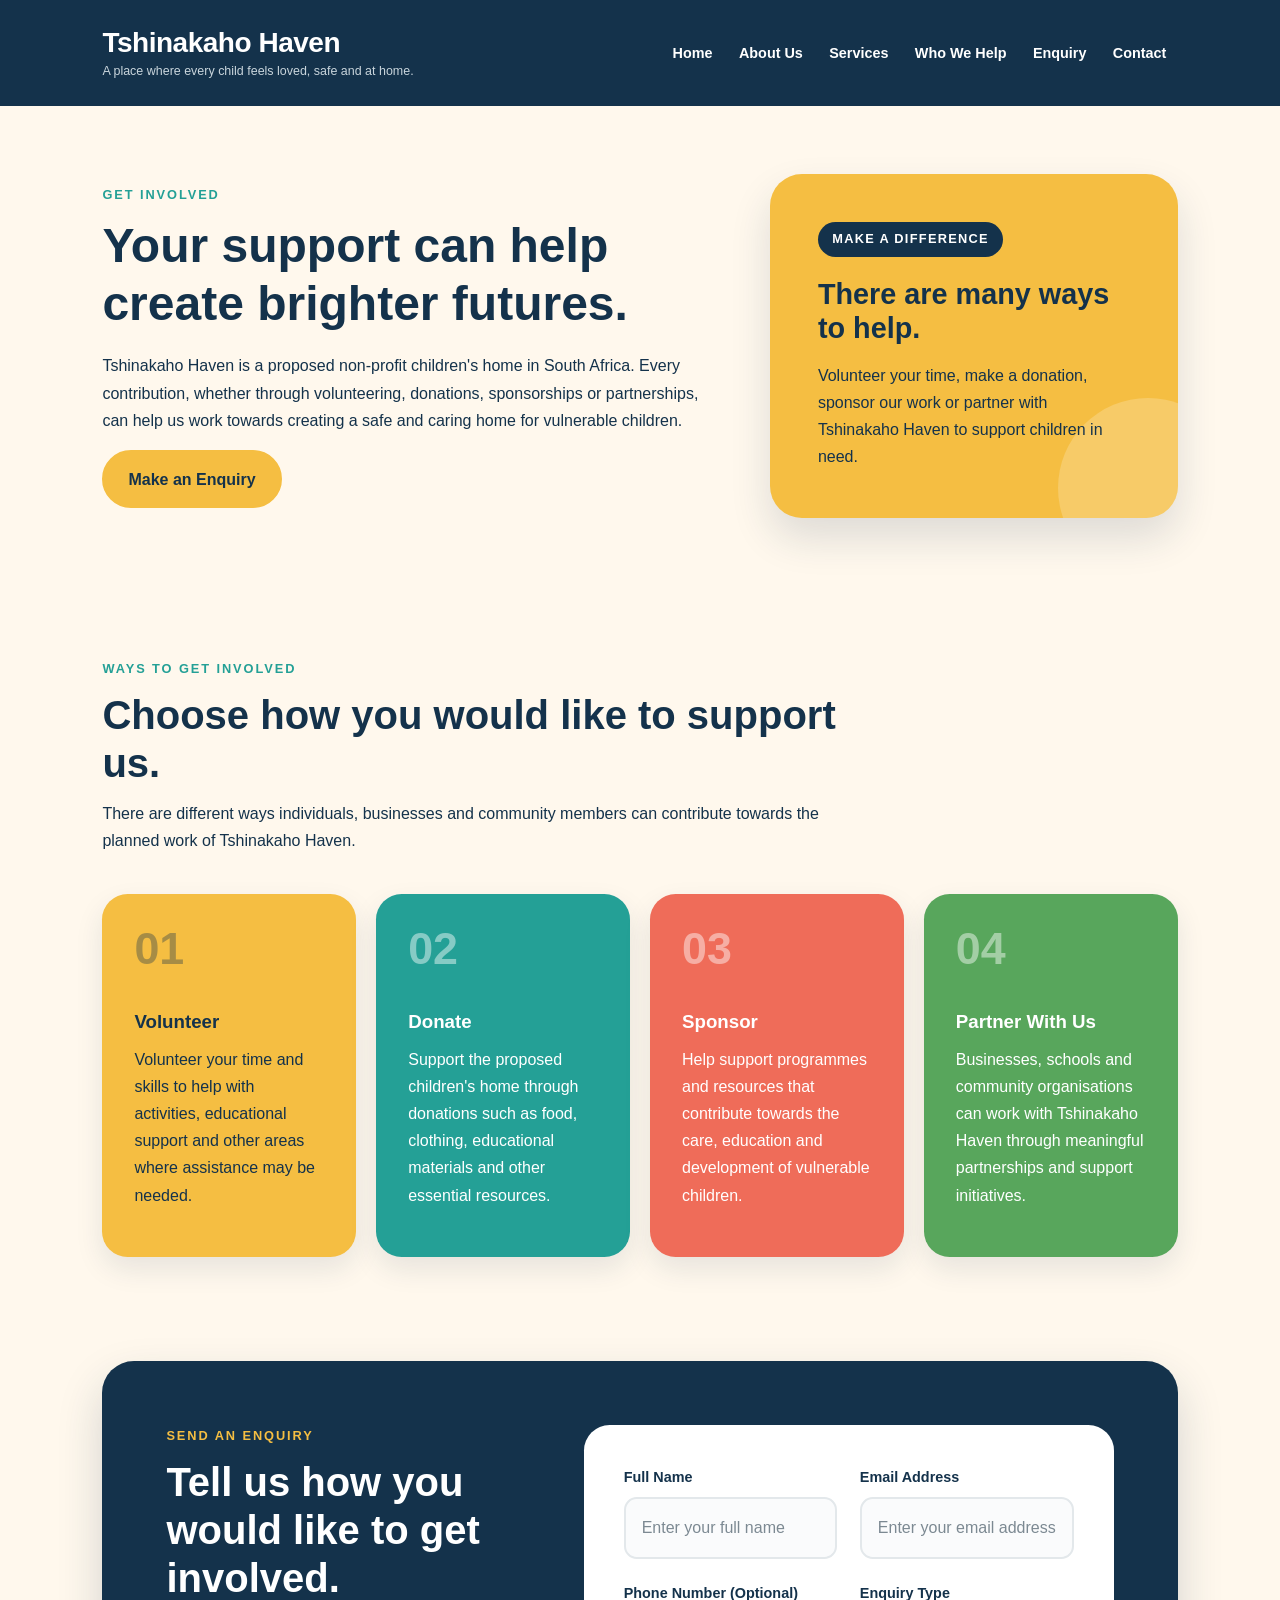
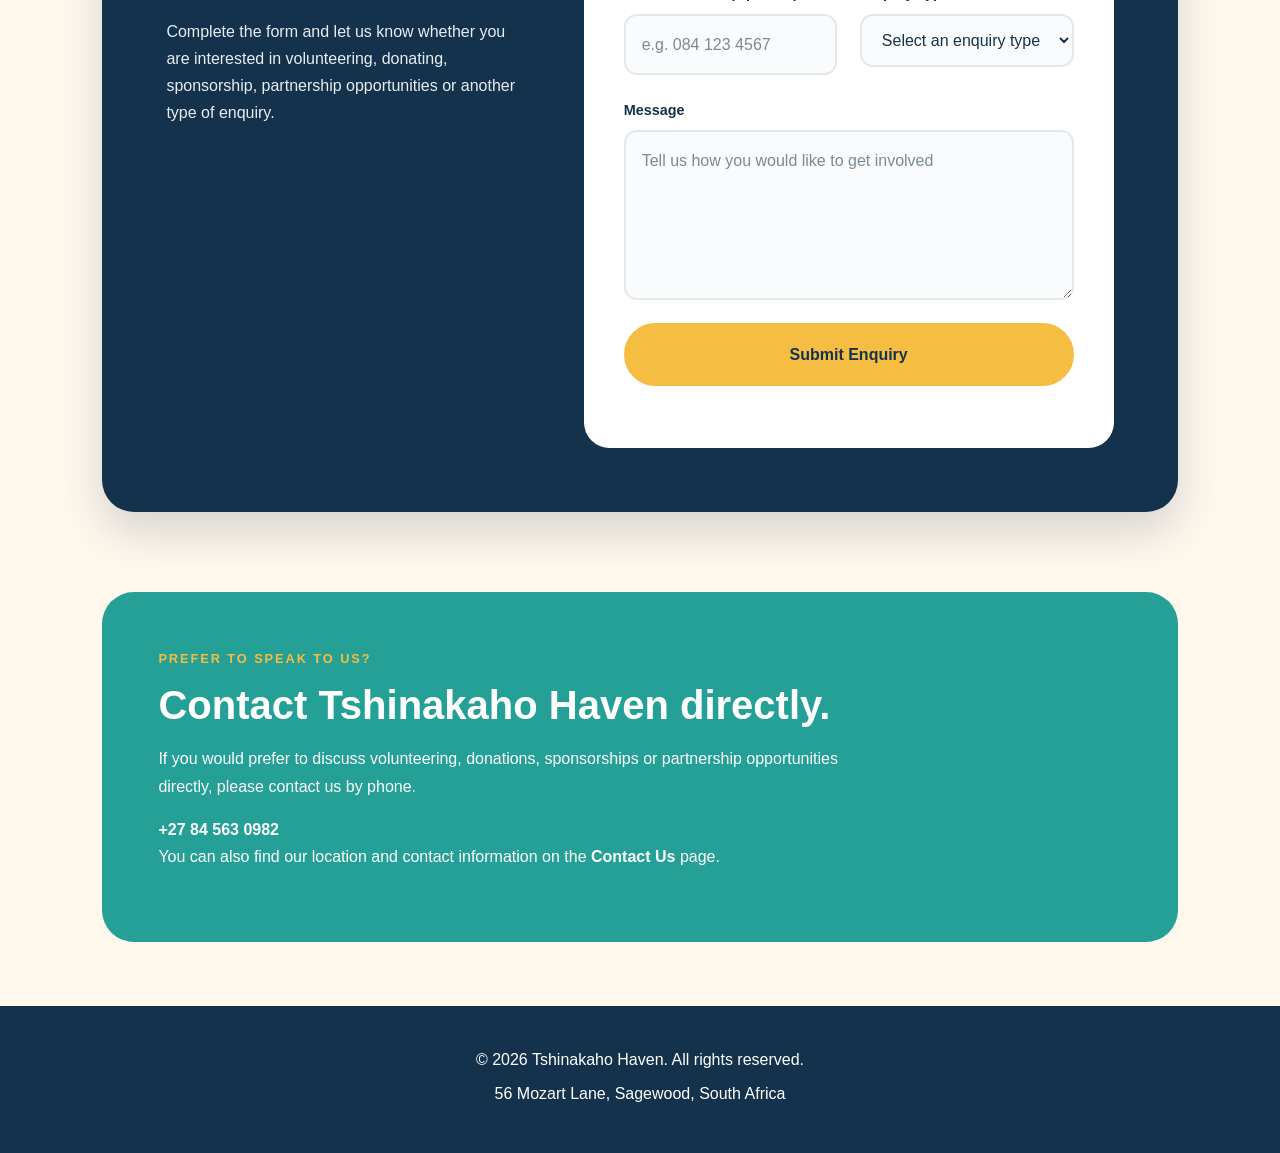
<file: enquiry.html>
<!DOCTYPE html>
<html lang="en">

<head>
    <meta charset="UTF-8">
    <meta name="viewport" content="width=device-width, initial-scale=1.0">

    <!-- PART 3 - ON-PAGE SEO -->
    <title>Volunteer, Donate &amp; Get Involved | Tshinakaho Haven</title>

    <meta
        name="description"
        content="Get involved with Tshinakaho Haven, a proposed children's home in South Africa. Enquire about volunteering, donations, sponsorships and community partnerships."
    >

    <meta name="robots" content="index, follow">
    <meta name="author" content="Katlego Muofhe">

    <link rel="stylesheet" href="css/style.css">
    <script src="js/script.js" defer></script>
</head>

<body>

    <!-- HEADER AND NAVIGATION -->
    <header>
        <h1>Tshinakaho Haven</h1>

        <p>
            A place where every child feels loved,
            safe and at home.
        </p>

        <nav aria-label="Main navigation">
            <ul>
                <li><a href="index.html">Home</a></li>
                <li><a href="about.html">About Us</a></li>
                <li><a href="services.html">Services</a></li>
                <li><a href="beneficiaries.html">Who We Help</a></li>
                <li>
                    <a href="enquiry.html" aria-current="page">
                        Enquiry
                    </a>
                </li>
                <li><a href="contact.html">Contact</a></li>
            </ul>
        </nav>
    </header>

    <main>

        <!-- ENQUIRY HERO -->
        <section class="enquiry-hero">

            <div class="enquiry-hero-content">

                <p class="section-label">
                    Get Involved
                </p>

                <h2>
                    Your support can help create brighter futures.
                </h2>

                <p>
                    Tshinakaho Haven is a proposed non-profit
                    children's home in South Africa. Every
                    contribution, whether through volunteering,
                    donations, sponsorships or partnerships,
                    can help us work towards creating a safe
                    and caring home for vulnerable children.
                </p>

                <a href="#enquiry-form" class="primary-button">
                    Make an Enquiry
                </a>

            </div>

            <div class="enquiry-highlight">

                <span>Make a Difference</span>

                <h3>
                    There are many ways to help.
                </h3>

                <p>
                    Volunteer your time, make a donation,
                    sponsor our work or partner with
                    Tshinakaho Haven to support children
                    in need.
                </p>

            </div>

        </section>


        <!-- WAYS TO GET INVOLVED -->
        <section class="ways-to-help">

            <div class="section-heading">

                <p class="section-label">
                    Ways To Get Involved
                </p>

                <h2>
                    Choose how you would like to support us.
                </h2>

                <p>
                    There are different ways individuals,
                    businesses and community members can
                    contribute towards the planned work
                    of Tshinakaho Haven.
                </p>

            </div>

            <div class="help-options">

                <!-- VOLUNTEER -->
                <article class="help-card volunteer-card">
                    <span class="help-number">01</span>

                    <h3>Volunteer</h3>

                    <p>
                        Volunteer your time and skills to help
                        with activities, educational support
                        and other areas where assistance
                        may be needed.
                    </p>
                </article>

                <!-- DONATE -->
                <article class="help-card donate-card">
                    <span class="help-number">02</span>

                    <h3>Donate</h3>

                    <p>
                        Support the proposed children's home
                        through donations such as food,
                        clothing, educational materials
                        and other essential resources.
                    </p>
                </article>

                <!-- SPONSOR -->
                <article class="help-card sponsor-card">
                    <span class="help-number">03</span>

                    <h3>Sponsor</h3>

                    <p>
                        Help support programmes and resources
                        that contribute towards the care,
                        education and development of
                        vulnerable children.
                    </p>
                </article>

                <!-- PARTNER -->
                <article class="help-card partner-card">
                    <span class="help-number">04</span>

                    <h3>Partner With Us</h3>

                    <p>
                        Businesses, schools and community
                        organisations can work with Tshinakaho
                        Haven through meaningful partnerships
                        and support initiatives.
                    </p>
                </article>

            </div>

        </section>


        <!-- QUESTION 4 - ENQUIRY FORM -->
        <section
            class="enquiry-form-section"
            id="enquiry-form"
        >

            <div class="enquiry-form-intro">

                <p class="section-label">
                    Send An Enquiry
                </p>

                <h2>
                    Tell us how you would like to get involved.
                </h2>

                <p>
                    Complete the form and let us know whether
                    you are interested in volunteering,
                    donating, sponsorship, partnership
                    opportunities or another type of enquiry.
                </p>

            </div>

            <!-- FORM WITH AJAX ENDPOINT -->
            <form
                class="enquiry-form"
                id="contact-enquiry-form"
                action="/api/enquiries"
                method="post"
                novalidate
            >

                <!-- FULL NAME -->
                <div class="form-group">

                    <label for="full-name">
                        Full Name
                    </label>

                    <input
                        type="text"
                        id="full-name"
                        name="full-name"
                        placeholder="Enter your full name"
                        autocomplete="name"
                        minlength="2"
                        maxlength="100"
                        aria-describedby="full-name-error"
                        required
                    >

                    <small
                        class="form-error"
                        id="full-name-error"
                    ></small>

                </div>


                <!-- EMAIL -->
                <div class="form-group">

                    <label for="email">
                        Email Address
                    </label>

                    <input
                        type="email"
                        id="email"
                        name="email"
                        placeholder="Enter your email address"
                        autocomplete="email"
                        maxlength="254"
                        aria-describedby="email-error"
                        required
                    >

                    <small
                        class="form-error"
                        id="email-error"
                    ></small>

                </div>


                <!-- PHONE NUMBER -->
                <div class="form-group">

                    <label for="phone">
                        Phone Number (Optional)
                    </label>

                    <input
                        type="tel"
                        id="phone"
                        name="phone"
                        placeholder="e.g. 084 123 4567"
                        autocomplete="tel"
                        pattern="[0-9+\s()-]{9,20}"
                        maxlength="20"
                        aria-describedby="phone-error"
                    >

                    <small
                        class="form-error"
                        id="phone-error"
                    ></small>

                </div>


                <!-- ENQUIRY TYPE -->
                <div class="form-group">

                    <label for="enquiry-type">
                        Enquiry Type
                    </label>

                    <select
                        id="enquiry-type"
                        name="enquiry-type"
                        aria-describedby="enquiry-type-error"
                        required
                    >

                        <option value="" disabled selected>
                            Select an enquiry type
                        </option>

                        <option value="volunteer">
                            Volunteer
                        </option>

                        <option value="donation">
                            Donation
                        </option>

                        <option value="sponsorship">
                            Sponsorship
                        </option>

                        <option value="partnership">
                            Partnership
                        </option>

                        <option value="general">
                            General Enquiry
                        </option>

                    </select>

                    <small
                        class="form-error"
                        id="enquiry-type-error"
                    ></small>

                </div>


                <!-- MESSAGE -->
                <div class="form-group form-group-full">

                    <label for="message">
                        Message
                    </label>

                    <textarea
                        id="message"
                        name="message"
                        placeholder="Tell us how you would like to get involved"
                        minlength="10"
                        maxlength="1000"
                        rows="5"
                        aria-describedby="message-error"
                        required
                    ></textarea>

                    <small
                        class="form-error"
                        id="message-error"
                    ></small>

                </div>


                <!-- SUBMIT BUTTON -->
                <div class="form-group form-group-full">

                    <button type="submit">
                        Submit Enquiry
                    </button>

                </div>


                <!-- AJAX RESPONSE -->
                <div class="form-group form-group-full">

                    <p
                        id="form-status"
                        class="form-status"
                        role="status"
                        aria-live="polite"
                        aria-atomic="true"
                    ></p>

                </div>

            </form>

        </section>


        <!-- DIRECT CONTACT -->
        <section class="enquiry-contact">

            <div>

                <p class="section-label">
                    Prefer To Speak To Us?
                </p>

                <h2>
                    Contact Tshinakaho Haven directly.
                </h2>

                <p>
                    If you would prefer to discuss
                    volunteering, donations, sponsorships
                    or partnership opportunities directly,
                    please contact us by phone.
                </p>

                <a href="tel:+27845630982">
                    +27 84 563 0982
                </a>

                <p>
                    You can also find our location and
                    contact information on the
                    <a href="contact.html">Contact Us</a>
                    page.
                </p>

            </div>

        </section>

    </main>


    <!-- FOOTER -->
    <footer>

        <p>
            &copy; 2026 Tshinakaho Haven.
            All rights reserved.
        </p>

        <p>
            56 Mozart Lane, Sagewood, South Africa
        </p>

    </footer>

</body>
</html>
</file>
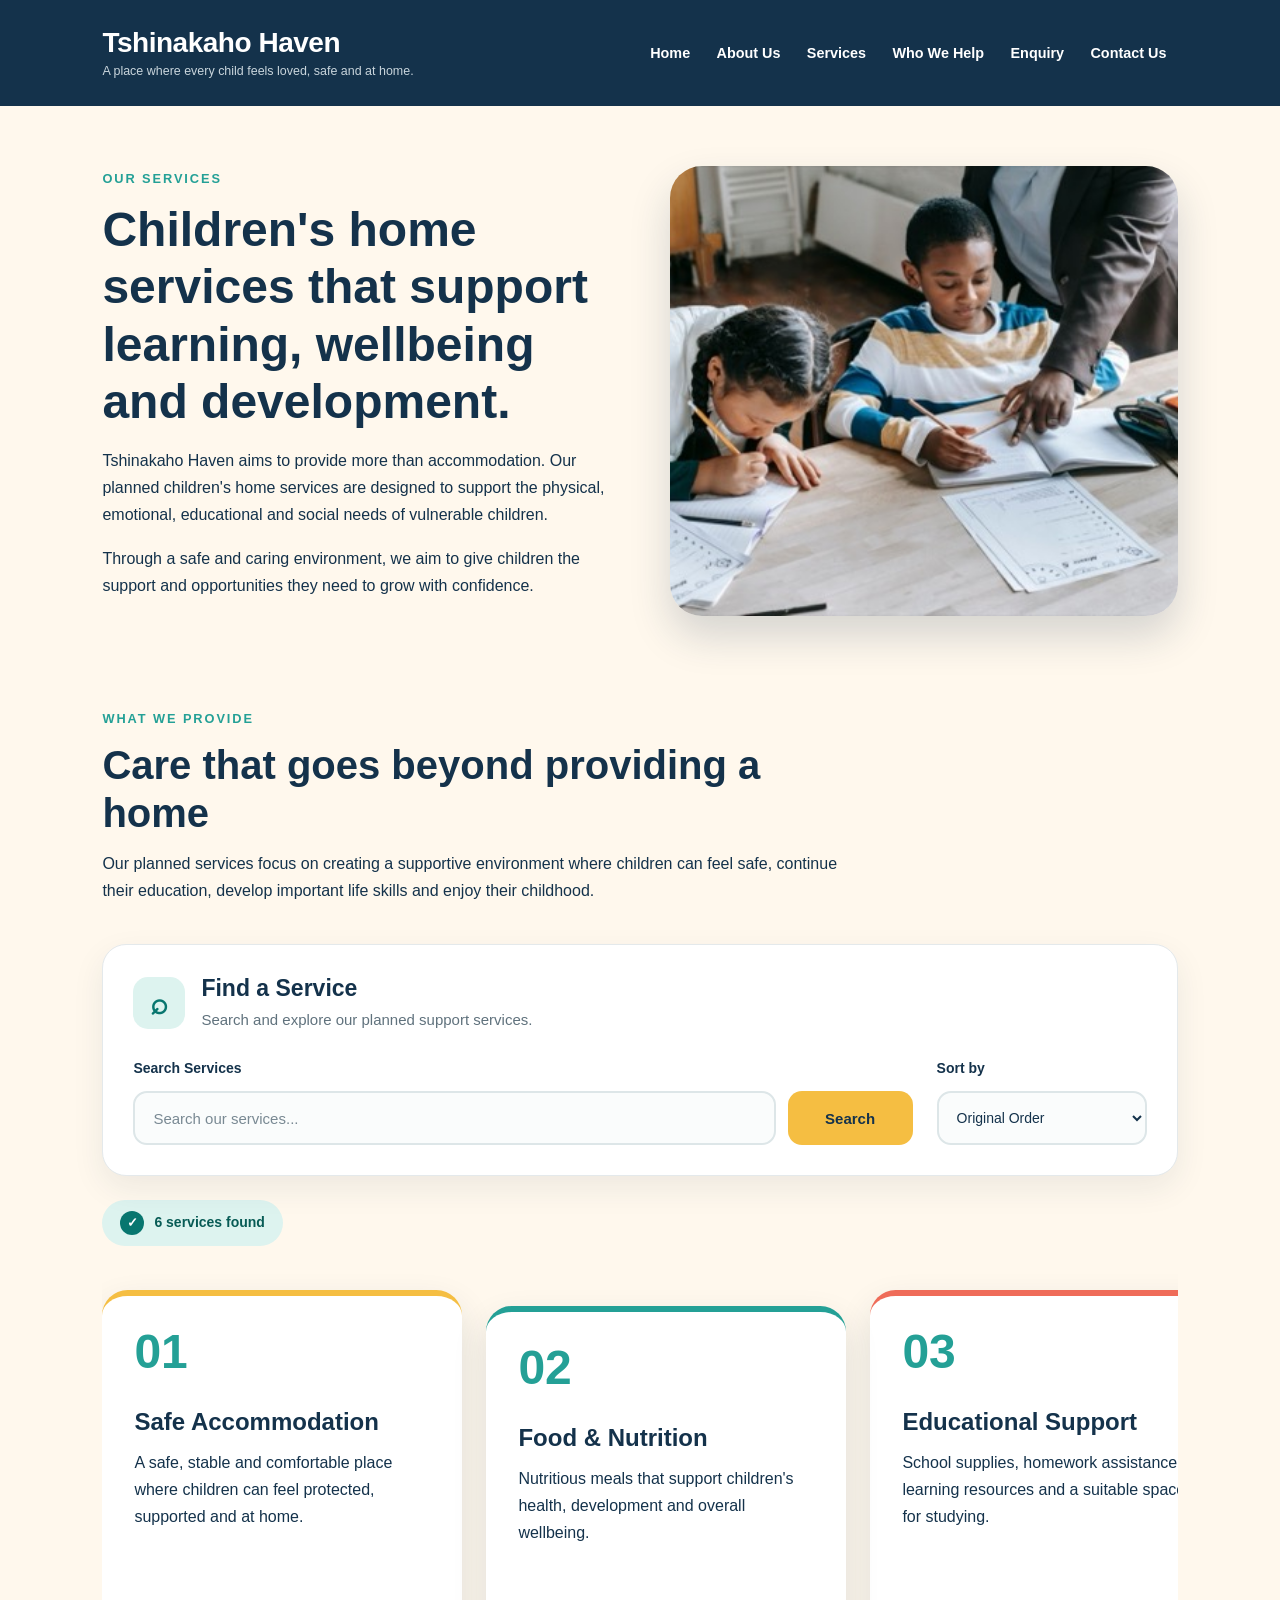
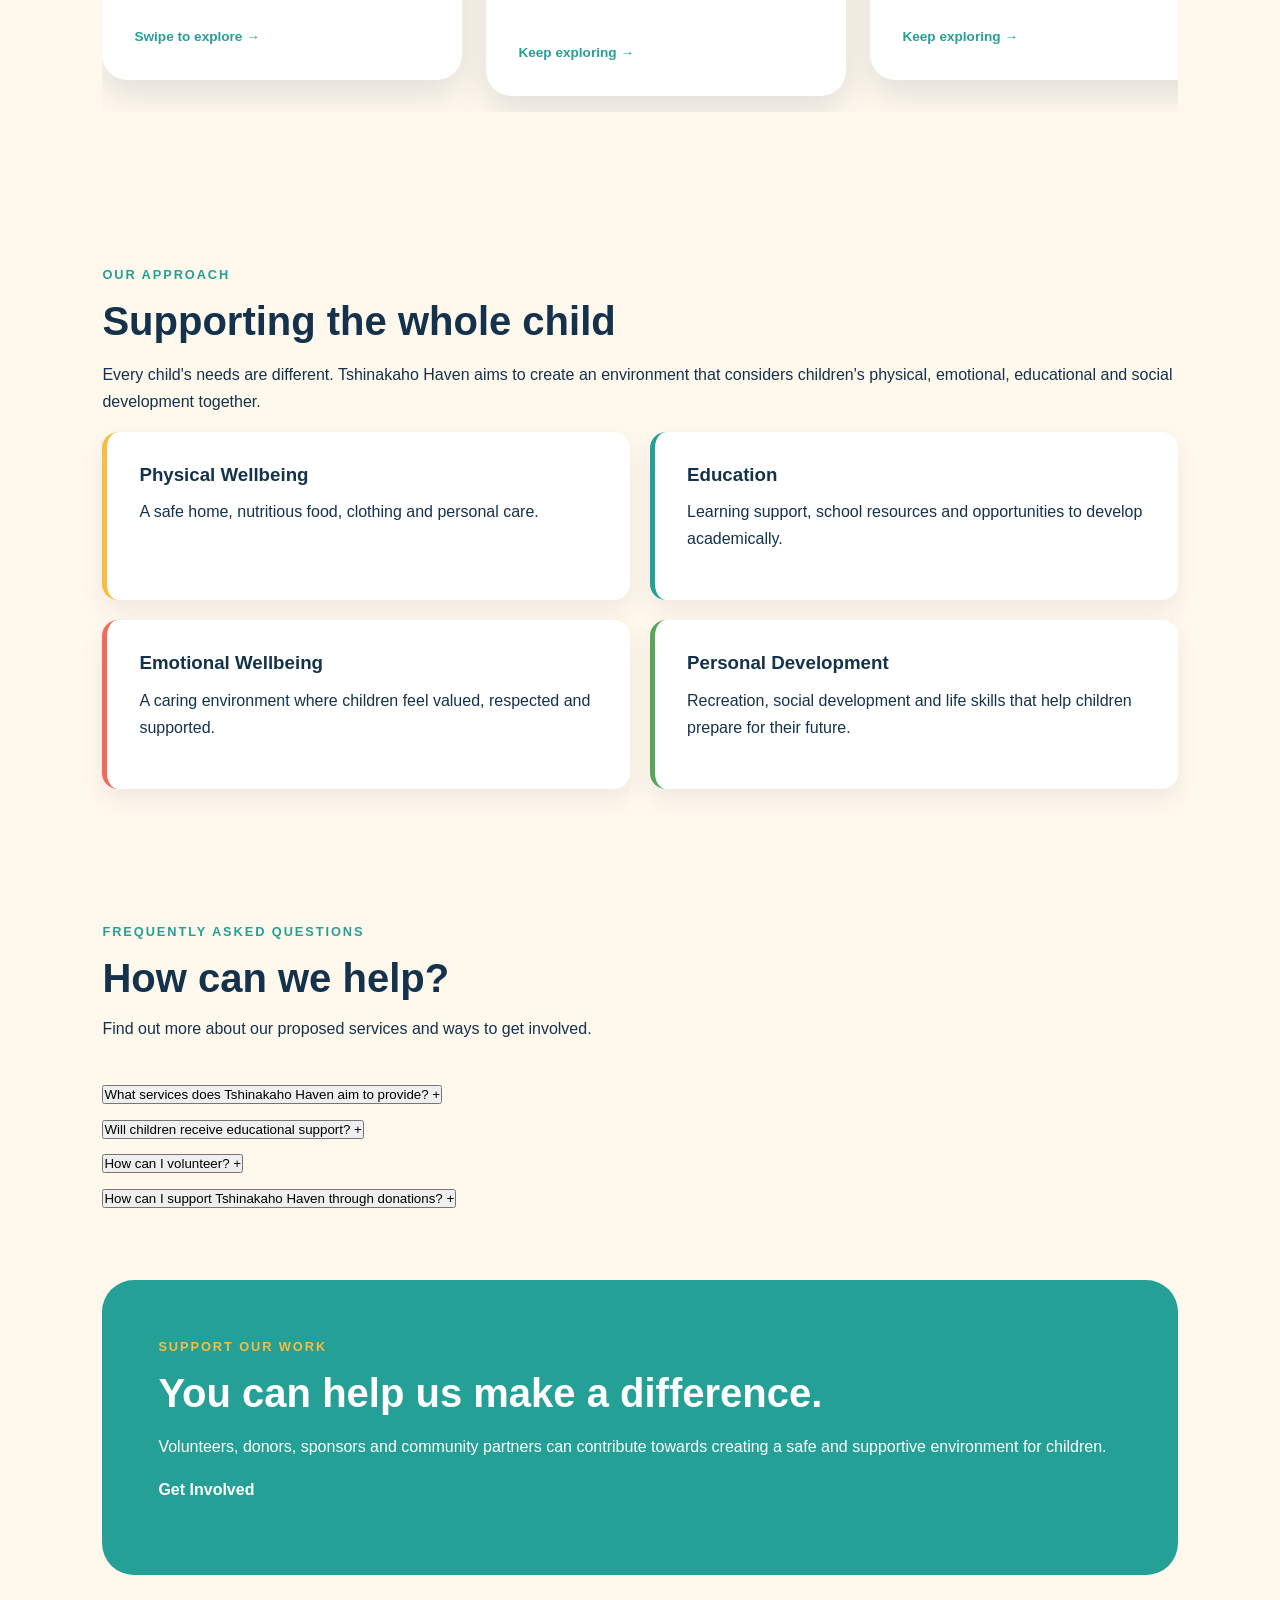
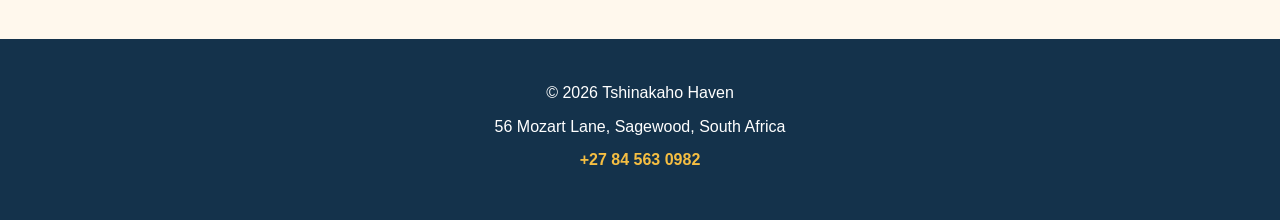
<file: services.html>
<!DOCTYPE html>
<html lang="en">

<head>
    <meta charset="UTF-8">
    <meta name="viewport" content="width=device-width, initial-scale=1.0">

    <title>Children's Home Services | Tshinakaho Haven</title>

    <meta
        name="description"
        content="Explore Tshinakaho Haven's planned children's home services, including safe accommodation, nutrition, educational support, emotional care and life skills."
    >

    <meta name="robots" content="index, follow">

    <link rel="stylesheet" href="css/style.css?v=4">
    <script src="js/script.js" defer></script>
</head>

<body>

    <!-- HEADER AND NAVIGATION -->
    <header>
        <h1>Tshinakaho Haven</h1>

        <p>
            A place where every child feels loved,
            safe and at home.
        </p>

        <nav aria-label="Main navigation">
            <ul>
                <li><a href="index.html">Home</a></li>
                <li><a href="about.html">About Us</a></li>
                <li>
                    <a href="services.html" aria-current="page">
                        Services
                    </a>
                </li>
                <li><a href="beneficiaries.html">Who We Help</a></li>
                <li><a href="enquiry.html">Enquiry</a></li>
                <li><a href="contact.html">Contact Us</a></li>
            </ul>
        </nav>
    </header>

    <main>

        <!-- SERVICES HERO -->
        <section class="services-hero">

            <div class="services-hero-content">
                <p class="section-label">Our Services</p>

                <h2>
                    Children's home services that support
                    learning, wellbeing and development.
                </h2>

                <p>
                    Tshinakaho Haven aims to provide more than
                    accommodation. Our planned children's home
                    services are designed to support the physical,
                    emotional, educational and social needs of
                    vulnerable children.
                </p>

                <p>
                    Through a safe and caring environment, we aim
                    to give children the support and opportunities
                    they need to grow with confidence.
                </p>
            </div>

            <div class="services-hero-image">
                <img
                    src="images/education-support-480.jpg"
                    alt="Children participating in educational activities and receiving learning support"
                    fetchpriority="high"
                    decoding="async"
                >
            </div>

        </section>

        <!-- DYNAMIC SERVICES -->
        <section
            class="services-page-section"
            id="services-results"
            aria-label="Our services"
        >

            <div class="section-heading">
                <p class="section-label">WHAT WE PROVIDE</p>

                <h2>Care that goes beyond providing a home</h2>

                <p>
                    Our planned services focus on creating a
                    supportive environment where children can
                    feel safe, continue their education, develop
                    important life skills and enjoy their childhood.
                </p>
            </div>

            <!-- SEARCH AND SORT -->
            <div class="services-tools">

                <div class="services-tools-heading">
                    <span
                        class="services-tools-icon"
                        aria-hidden="true"
                    >⌕</span>

                    <div>
                        <h3>Find a Service</h3>
                        <p>Search and explore our planned support services.</p>
                    </div>
                </div>

                <div class="services-tools-controls">

                    <form
                        id="services-search-form"
                        class="services-search-box"
                        role="search"
                    >
                        <label for="service-search">
                            Search Services
                        </label>

                        <div class="services-search-input-row">
                            <input
                                type="search"
                                id="service-search"
                                placeholder="Search our services..."
                                autocomplete="off"
                            >

                            <button
                                type="submit"
                                id="service-search-button"
                            >
                                Search
                            </button>
                        </div>
                    </form>

                    <div class="services-sort-group">
                        <label for="service-sort">Sort by</label>

                        <select id="service-sort">
                            <option value="default">Original Order</option>
                            <option value="az">Name: A–Z</option>
                            <option value="za">Name: Z–A</option>
                        </select>
                    </div>

                </div>
            </div>

            <!-- SEARCH RESULT COUNT -->
            <p
                id="services-result-count"
                role="status"
                aria-live="polite"
            ></p>

            <!-- DYNAMIC SERVICE CARDS -->
            <div
                class="service-card-deck"
                id="dynamic-services"
            >
                <!-- Generated by js/script.js -->
            </div>

            <p id="services-empty" hidden>
                No services match your search.
                Try another keyword.
            </p>

        </section>

        <!-- OUR APPROACH -->
        <section class="support-approach">

            <div class="support-approach-content">
                <p class="section-label">Our Approach</p>

                <h2>Supporting the whole child</h2>

                <p>
                    Every child's needs are different.
                    Tshinakaho Haven aims to create an environment
                    that considers children's physical, emotional,
                    educational and social development together.
                </p>

                <div class="support-list">

                    <div class="support-item">
                        <h3>Physical Wellbeing</h3>
                        <p>
                            A safe home, nutritious food,
                            clothing and personal care.
                        </p>
                    </div>

                    <div class="support-item">
                        <h3>Education</h3>
                        <p>
                            Learning support, school resources
                            and opportunities to develop academically.
                        </p>
                    </div>

                    <div class="support-item">
                        <h3>Emotional Wellbeing</h3>
                        <p>
                            A caring environment where children
                            feel valued, respected and supported.
                        </p>
                    </div>

                    <div class="support-item">
                        <h3>Personal Development</h3>
                        <p>
                            Recreation, social development and
                            life skills that help children prepare
                            for their future.
                        </p>
                    </div>

                </div>
            </div>

        </section>

        <!-- FAQ ACCORDION -->
        <section
            class="faq-section"
            aria-labelledby="faq-heading"
        >

            <div class="section-heading">
                <p class="section-label">
                    Frequently Asked Questions
                </p>

                <h2 id="faq-heading">How can we help?</h2>

                <p>
                    Find out more about our proposed services
                    and ways to get involved.
                </p>
            </div>

            <div class="faq-list">

                <!-- FAQ 1 -->
                <div class="faq-item">
                    <h3>
                        <button
                            class="faq-question"
                            type="button"
                            id="faq-question-1"
                            aria-expanded="false"
                            aria-controls="faq-answer-1"
                        >
                            What services does Tshinakaho Haven aim to provide?
                            <span class="faq-icon" aria-hidden="true">+</span>
                        </button>
                    </h3>

                    <div
                        class="faq-answer"
                        id="faq-answer-1"
                        role="region"
                        aria-labelledby="faq-question-1"
                        hidden
                    >
                        <p>
                            We aim to provide safe accommodation,
                            nutritious meals, educational assistance,
                            personal care, emotional support,
                            recreation and life skills development.
                        </p>
                    </div>
                </div>

                <!-- FAQ 2 -->
                <div class="faq-item">
                    <h3>
                        <button
                            class="faq-question"
                            type="button"
                            id="faq-question-2"
                            aria-expanded="false"
                            aria-controls="faq-answer-2"
                        >
                            Will children receive educational support?
                            <span class="faq-icon" aria-hidden="true">+</span>
                        </button>
                    </h3>

                    <div
                        class="faq-answer"
                        id="faq-answer-2"
                        role="region"
                        aria-labelledby="faq-question-2"
                        hidden
                    >
                        <p>
                            Educational support is one of our planned
                            services. It includes homework assistance,
                            school supplies, learning resources and
                            a suitable study environment.
                        </p>
                    </div>
                </div>

                <!-- FAQ 3 -->
                <div class="faq-item">
                    <h3>
                        <button
                            class="faq-question"
                            type="button"
                            id="faq-question-3"
                            aria-expanded="false"
                            aria-controls="faq-answer-3"
                        >
                            How can I volunteer?
                            <span class="faq-icon" aria-hidden="true">+</span>
                        </button>
                    </h3>

                    <div
                        class="faq-answer"
                        id="faq-answer-3"
                        role="region"
                        aria-labelledby="faq-question-3"
                        hidden
                    >
                        <p>
                            Visit our
                            <a href="enquiry.html#enquiry-form">
                                enquiry form
                            </a>
                            and select Volunteer to tell us how
                            you would like to help.
                        </p>
                    </div>
                </div>

                <!-- FAQ 4 -->
                <div class="faq-item">
                    <h3>
                        <button
                            class="faq-question"
                            type="button"
                            id="faq-question-4"
                            aria-expanded="false"
                            aria-controls="faq-answer-4"
                        >
                            How can I support Tshinakaho Haven
                            through donations?
                            <span class="faq-icon" aria-hidden="true">+</span>
                        </button>
                    </h3>

                    <div
                        class="faq-answer"
                        id="faq-answer-4"
                        role="region"
                        aria-labelledby="faq-question-4"
                        hidden
                    >
                        <p>
                            You can express interest in donating
                            food, clothing, educational materials
                            or other essential resources through
                            our
                            <a href="enquiry.html#enquiry-form">
                                enquiry form
                            </a>.
                        </p>
                    </div>
                </div>

            </div>

        </section>

        <!-- GET INVOLVED -->
        <section class="services-cta">

            <div>
                <p class="section-label">Support Our Work</p>

                <h2>You can help us make a difference.</h2>

                <p>
                    Volunteers, donors, sponsors and community
                    partners can contribute towards creating a
                    safe and supportive environment for children.
                </p>

                <p>
                    <a href="enquiry.html">Get Involved</a>
                </p>
            </div>

        </section>

    </main>

    <!-- FOOTER -->
    <footer>
        <p>&copy; 2026 Tshinakaho Haven</p>
        <p>56 Mozart Lane, Sagewood, South Africa</p>
        <p>
            <a href="tel:+27845630982">+27 84 563 0982</a>
        </p>
    </footer>

</body>
</html>
</file>
<file: css/style.css>
/* ========================================
   GLOBAL RESET AND BASE STYLES
======================================== */

* {
    margin: 0;
    padding: 0;
    box-sizing: border-box;
}

html {
    scroll-behavior: smooth;
}

body {
    background: #FFF8ED;
    color: #14324B;
    font-family: Arial, Helvetica, sans-serif;
    font-size: 1rem;
    line-height: 1.7;
}

h1,
h2,
h3 {
    line-height: 1.2;
}

h2 {
    margin-bottom: 1rem;
    font-size: 2.5rem;
}

h3 {
    margin-bottom: 0.75rem;
}

p {
    margin-bottom: 1rem;
}

a {
    color: #14324B;
    text-decoration: none;
}

img {
    display: block;
    max-width: 100%;
    height: auto;
}

ul {
    list-style: none;
}


/* ========================================
   HEADER AND NAVIGATION
======================================== */

header {
    display: grid;
    grid-template-columns: auto 1fr;
    column-gap: 3rem;
    align-items: center;
    padding: 1.6rem 8%;
    background: #14324B;
    color: #FFFFFF;
    text-align: left;
}

header h1 {
    margin: 0;
    color: #FFFFFF;
    font-size: 1.75rem;
    font-weight: 700;
    letter-spacing: -0.03rem;
}

header > p {
    grid-column: 1;
    margin: 0.25rem 0 0;
    color: #C9D5DC;
    font-size: 0.78rem;
    line-height: 1.4;
}

nav {
    grid-column: 2;
    grid-row: 1 / span 2;
    justify-self: end;
}

nav ul {
    display: flex;
    flex-direction: row;
    flex-wrap: wrap;
    justify-content: flex-end;
    align-items: center;
    gap: 0.25rem;
}

nav a {
    position: relative;
    display: inline-block;
    padding: 0.55rem 0.7rem;
    color: #FFFFFF;
    font-size: 0.9rem;
    font-weight: 600;
    transition: color 0.25s ease;
}

nav a::after {
    content: "";
    position: absolute;
    right: 0.7rem;
    bottom: 0.2rem;
    left: 0.7rem;
    height: 2px;
    background: #F5BE42;
    transform: scaleX(0);
    transform-origin: left;
    transition: transform 0.25s ease;
}

nav a:hover,
nav a:focus {
    color: #F5BE42;
}

nav a:hover::after,
nav a:focus::after {
    transform: scaleX(1);
}

nav a:active {
    color: #24A096;
}


/* ========================================
   GENERAL LAYOUT
======================================== */

main {
    width: 84%;
    max-width: 1200px;
    margin: 0 auto;
}

section {
    padding: 3.75rem 0;
}

.section-label {
    margin-bottom: 0.7rem;
    color: #24A096;
    font-size: 0.8rem;
    font-weight: 800;
    letter-spacing: 0.12rem;
    text-transform: uppercase;
}

.section-heading {
    max-width: 760px;
    margin-bottom: 2.5rem;
}

.section-heading h2 {
    margin-bottom: 0.8rem;
}


/* ========================================
   BUTTONS
======================================== */

.primary-button,
.secondary-button,
.cta-button {
    display: inline-block;
    padding: 0.85rem 1.5rem;
    border-radius: 3rem;
    font-weight: 800;
    transition:
        background 0.25s ease,
        color 0.25s ease,
        border-color 0.25s ease,
        transform 0.25s ease;
}

.primary-button {
    border: 2px solid #F5BE42;
    background: #F5BE42;
    color: #14324B;
}

.primary-button:hover,
.primary-button:focus {
    background: #24A096;
    border-color: #24A096;
    color: #FFFFFF;
    transform: translateY(-2px);
}

.secondary-button {
    border: 2px solid #14324B;
    color: #14324B;
}

.secondary-button:hover,
.secondary-button:focus {
    background: #14324B;
    color: #FFFFFF;
    transform: translateY(-2px);
}

.primary-button:focus,
.secondary-button:focus,
.cta-button:focus {
    outline: 3px solid rgba(36, 160, 150, 0.3);
    outline-offset: 3px;
}

.primary-button:active,
.secondary-button:active,
.cta-button:active {
    transform: translateY(1px);
}


/* ========================================
   HOME HERO
======================================== */

.hero {
    display: grid;
    grid-template-columns: 1fr 1fr;
    grid-template-areas: "content image";
    gap: 3.75rem;
    align-items: center;
    min-height: 500px;
    padding: 3.5rem 0 2rem;
}

.hero-content {
    grid-area: content;
    max-width: 620px;
}

.hero-image {
    grid-area: image;
}

.hero-content p:not(.section-label),
.home-about p:not(.section-label) {
    max-width: 650px;
    color: #435D6D;
    font-size: 1rem;
    line-height: 1.7;
}

.hero-image img {
    width: 100%;
    height: 440px;
    object-fit: cover;
    border-radius: 2rem;
    box-shadow: 0 20px 40px rgba(20, 50, 75, 0.18);
}

.hero-actions {
    display: flex;
    flex-wrap: wrap;
    gap: 1rem;
    margin-top: 1.5rem;
}


/* ========================================
   HOME ABOUT / PURPOSE
======================================== */

.home-about {
    padding: 3rem 0 4.5rem;
}

.home-about .section-heading {
    max-width: 780px;
    margin-bottom: 2rem;
}

.home-about .section-heading h2 {
    max-width: 700px;
    margin-bottom: 1rem;
    font-size: 2.5rem;
    line-height: 1.15;
}


/* ========================================
   HOME SERVICES
======================================== */

.services-preview {
    padding: 4.5rem 0;
}

.service-grid {
    display: grid;
    grid-template-columns: repeat(3, 1fr);
    gap: 1.5rem;
}

.service-grid article {
    padding: 2rem;
    background: #FFFFFF;
    border-radius: 1.5rem;
    box-shadow: 0 12px 30px rgba(20, 50, 75, 0.1);
    transition:
        transform 0.3s ease,
        box-shadow 0.3s ease;
}

.service-grid article:hover {
    transform: translateY(-6px);
    box-shadow: 0 18px 35px rgba(20, 50, 75, 0.15);
}


/* ========================================
   HOME GET INVOLVED
======================================== */

.get-involved {
    padding: 3.5rem;
    background: #F5BE42;
    border-radius: 2rem;
    box-shadow: 0 15px 35px rgba(20, 50, 75, 0.08);
}

.get-involved > div {
    max-width: 750px;
}

.get-involved .section-label {
    color: #14324B;
}

.get-involved a {
    display: inline-block;
    margin-top: 0.75rem;
    padding: 0.85rem 1.5rem;
    border: 2px solid #14324B;
    background: #14324B;
    color: #FFFFFF;
    border-radius: 3rem;
    font-weight: 800;
    transition:
        background 0.25s ease,
        color 0.25s ease,
        border-color 0.25s ease,
        transform 0.25s ease;
}

.get-involved a:hover,
.get-involved a:focus {
    background: #24A096;
    border-color: #24A096;
    color: #FFFFFF;
    transform: translateY(-2px);
}

.get-involved a:focus {
    outline: 3px solid rgba(36, 160, 150, 0.3);
    outline-offset: 3px;
}

.get-involved a:active {
    transform: translateY(1px);
}


/* ========================================
   HOME CONTACT AND LOCATION
======================================== */

.home-contact {
    display: grid;
    grid-template-columns: 0.85fr 1.15fr;
    min-height: 500px;
    margin: 4rem 0;
    padding: 0;
    overflow: hidden;
    background: #FFFFFF;
    border-radius: 2rem;
    box-shadow: 0 20px 45px rgba(20, 50, 75, 0.14);
}

.home-contact-details {
    display: flex;
    flex-direction: column;
    justify-content: center;
    padding: 3.5rem;
}

.home-contact-details h2 {
    max-width: 420px;
    margin-bottom: 1rem;
    font-size: 2.5rem;
}

.contact-intro {
    max-width: 450px;
    margin-bottom: 2rem;
    color: #536875;
}

.home-contact-item {
    padding: 1.1rem 0;
    border-top: 1px solid #DCE3E7;
}

.home-contact-item span {
    display: block;
    margin-bottom: 0.25rem;
    color: #24A096;
    font-size: 0.75rem;
    font-weight: 800;
    letter-spacing: 0.08rem;
    text-transform: uppercase;
}

.home-contact-item a {
    color: #14324B;
    font-size: 1.05rem;
    font-weight: 700;
}

.home-contact-item a:hover,
.home-contact-item a:focus {
    color: #24A096;
}

.home-contact-item address {
    color: #14324B;
    font-style: normal;
    line-height: 1.6;
}

.home-contact-link {
    align-self: flex-start;
    display: inline-block;
    margin-top: 1.8rem;
    padding: 0.8rem 1.4rem;
    background: #14324B;
    color: #FFFFFF;
    border-radius: 3rem;
    font-weight: 700;
    transition:
        background 0.25s ease,
        color 0.25s ease,
        transform 0.25s ease;
}

.home-contact-link:hover,
.home-contact-link:focus {
    background: #24A096;
    color: #FFFFFF;
    transform: translateY(-2px);
}

.home-contact-link:active {
    transform: translateY(1px);
}


/* ========================================
   HOME MAP
======================================== */

.home-map {
    display: flex;
    flex-direction: column;
    min-width: 0;
    min-height: 0;
    overflow: hidden;
    background: #E8EEF2;
}

.home-map iframe {
    display: block;
    position: static;
    flex: 0 0 380px;
    width: 100%;
    height: 380px;
    min-height: 0;
    border: 0;
}

/* Address sits below the embedded map, never over its controls. */
.home-map .map-address {
    display: block;
    position: static;
    inset: auto;
    transform: none;
    flex: 0 0 auto;
    width: 100%;
    max-width: none;
    height: auto;
    margin: 0;
    padding: 1.25rem 1.5rem;
    background: #14324B;
    color: #FFFFFF;
    border-radius: 0;
    box-shadow: none;
}

.home-map .map-address span {
    display: block;
    margin-bottom: 0.3rem;
    color: #F5BE42;
    font-size: 0.72rem;
    font-weight: 800;
    letter-spacing: 0.08rem;
    text-transform: uppercase;
}

.home-map .map-address strong {
    display: block;
    color: #FFFFFF;
    font-size: 0.95rem;
}

@media (max-width: 899px) {
    .home-map iframe {
        flex-basis: 350px;
        height: 350px;
    }
}

@media (max-width: 600px) {
    .home-map iframe {
        flex-basis: 280px;
        height: 280px;
    }

    .home-map .map-address {
        padding: 1rem 1.25rem;
    }
}

/* ========================================
   ABOUT PAGE
======================================== */

.about-hero {
    display: grid;
    grid-template-columns: 1fr 1fr;
    gap: 3.75rem;
    align-items: center;
    min-height: 520px;
}

.about-hero-content h2 {
    font-size: 3rem;
}

.about-hero-image img {
    width: 100%;
    height: 28rem;
    object-fit: cover;
    border-radius: 2rem;
    box-shadow: 0 20px 40px rgba(20, 50, 75, 0.18);
}

.about-purpose {
    padding: 4.5rem 0;
}

.purpose-content {
    max-width: 850px;
}

.vision-mission {
    padding: 2rem 0 5rem;
}

.vision-mission-grid {
    display: grid;
    grid-template-columns: 1fr 1fr;
    gap: 1.5rem;
}

.vision-card,
.mission-card {
    padding: 2.5rem;
    border-radius: 1.7rem;
    box-shadow: 0 15px 35px rgba(20, 50, 75, 0.12);
}

.vision-card {
    background: #F5BE42;
}

.mission-card {
    background: #24A096;
    color: #FFFFFF;
}

.mission-card h3 {
    color: #FFFFFF;
}

.card-number {
    display: block;
    margin-bottom: 2rem;
    font-size: 3rem;
    font-weight: 800;
    opacity: 0.4;
}

.values-section {
    padding: 4.5rem 0;
}

.values-grid {
    display: grid;
    grid-template-columns: repeat(3, 1fr);
    gap: 1.5rem;
}

.value-card {
    padding: 2rem;
    background: #FFFFFF;
    border-top: 5px solid #24A096;
    border-radius: 1.3rem;
    box-shadow: 0 10px 28px rgba(20, 50, 75, 0.1);
    transition:
        transform 0.25s ease,
        box-shadow 0.25s ease;
}

.value-card:nth-child(2n) {
    border-color: #F5BE42;
}

.value-card:nth-child(3n) {
    border-color: #EF6C59;
}

.value-card:hover {
    transform: translateY(-6px);
    box-shadow: 0 16px 32px rgba(20, 50, 75, 0.14);
}

.about-cta {
    padding: 3.5rem;
    background: #14324B;
    color: #FFFFFF;
    border-radius: 2rem;
}

.about-cta h2 {
    color: #FFFFFF;
}

.about-cta .section-label {
    color: #F5BE42;
}

.about-cta a {
    color: #F5BE42;
    font-weight: 800;
}

.about-cta a:hover,
.about-cta a:focus {
    color: #FFFFFF;
}


/* ========================================
   SERVICES PAGE
======================================== */

.services-hero {
    display: grid;
    grid-template-columns: 1fr 1fr;
    gap: 3.75rem;
    align-items: center;
    min-height: 520px;
}

.services-hero-content h2 {
    font-size: 3rem;
}

.services-hero-image img {
    width: 100%;
    height: 450px;
    object-fit: cover;
    border-radius: 2rem;
    box-shadow: 0 20px 40px rgba(20, 50, 75, 0.18);
}

.services-intro {
    max-width: 850px;
}

.services-page-section {
    padding: 2rem 0 5rem;
}

.service-card-deck {
    display: flex;
    gap: 1.5rem;
    padding: 1rem 0 2rem;
    overflow-x: auto;
    scroll-behavior: smooth;
    scroll-snap-type: x mandatory;
}

.service-card-deck::-webkit-scrollbar {
    height: 10px;
}

.service-card-deck::-webkit-scrollbar-track {
    background: #E8E8E8;
    border-radius: 2rem;
}

.service-card-deck::-webkit-scrollbar-thumb {
    background: #24A096;
    border-radius: 2rem;
}

.service-cue-card {
    flex: 0 0 360px;
    display: flex;
    flex-direction: column;
    min-height: 390px;
    padding: 2rem;
    background: #FFFFFF;
    border-top: 6px solid #F5BE42;
    border-radius: 1.6rem;
    box-shadow: 0 15px 35px rgba(20, 50, 75, 0.12);
    scroll-snap-align: center;
    transition:
        transform 0.3s ease,
        box-shadow 0.3s ease;
}

.service-cue-card:nth-child(2n) {
    border-color: #24A096;
    transform: translateY(1rem);
}

.service-cue-card:nth-child(3n) {
    border-color: #EF6C59;
}

.service-cue-card:hover {
    transform: translateY(-8px);
    box-shadow: 0 22px 42px rgba(20, 50, 75, 0.18);
}

.service-cue-card:nth-child(2n):hover {
    transform: translateY(2px);
}

.service-number {
    display: block;
    margin-bottom: 2rem;
    color: #24A096;
    font-size: 3rem;
    font-weight: 800;
    line-height: 1;
}

.service-cue-card h3 {
    font-size: 1.5rem;
}

.service-card-hint,
.service-cue-card .card-hint {
    margin-top: auto;
    padding-top: 2rem;
    color: #24A096;
    font-size: 0.85rem;
    font-weight: 800;
}

.service-card-hint:hover,
.service-cue-card .card-hint:hover {
    color: #14324B;
}

.support-approach {
    padding: 4.5rem 0;
}

.support-list {
    display: grid;
    grid-template-columns: repeat(2, 1fr);
    gap: 1.25rem;
}

.support-item {
    padding: 2rem;
    background: #FFFFFF;
    border-left: 5px solid #F5BE42;
    border-radius: 1rem;
    box-shadow: 0 10px 25px rgba(20, 50, 75, 0.08);
}

.support-item:nth-child(2) {
    border-color: #24A096;
}

.support-item:nth-child(3) {
    border-color: #EF6C59;
}

.support-item:nth-child(4) {
    border-color: #58A65C;
}

.services-cta {
    padding: 3.5rem;
    background: #24A096;
    color: #FFFFFF;
    border-radius: 2rem;
}

.services-cta h2 {
    color: #FFFFFF;
}

.services-cta .section-label {
    color: #F5BE42;
}

.services-cta a {
    color: #FFFFFF;
    font-weight: 800;
}

.services-cta a:hover,
.services-cta a:focus {
    color: #F5BE42;
}


/* ========================================
   BENEFICIARIES PAGE
======================================== */

.beneficiaries-hero {
    display: grid;
    grid-template-columns: 1fr 1fr;
    gap: 3.75rem;
    align-items: center;
    min-height: 520px;
}

.beneficiaries-hero-content h2 {
    font-size: 3rem;
}

.beneficiaries-hero-image img {
    width: 100%;
    height: 450px;
    object-fit: cover;
    border-radius: 1.9rem;
    box-shadow: 0 20px 40px rgba(20, 50, 75, 0.18);
}

.who-we-support {
    padding: 4.5rem 0 2rem;
}

.beneficiary-intro {
    max-width: 850px;
    padding: 2rem;
    background: #FFFFFF;
    border-left: 6px solid #24A096;
    border-radius: 1rem;
    box-shadow: 0 10px 28px rgba(20, 50, 75, 0.08);
}

.circumstances-section {
    padding: 4rem 0;
}

.circumstances-grid {
    display: grid;
    grid-template-columns: repeat(2, 1fr);
    gap: 1.5rem;
}

.circumstance-card {
    padding: 2rem;
    background: #FFFFFF;
    border-left: 6px solid #F5BE42;
    border-radius: 1.2rem;
    box-shadow: 0 12px 28px rgba(20, 50, 75, 0.09);
    transition:
        transform 0.25s ease,
        box-shadow 0.25s ease;
}

.circumstance-card:nth-child(2) {
    border-color: #24A096;
}

.circumstance-card:nth-child(3) {
    border-color: #EF6C59;
}

.circumstance-card:nth-child(4) {
    border-color: #58A65C;
}

.circumstance-card:hover {
    transform: translateY(-5px);
    box-shadow: 0 18px 34px rgba(20, 50, 75, 0.13);
}

.circumstance-number {
    display: block;
    margin-bottom: 1.5rem;
    color: #24A096;
    font-size: 2.5rem;
    font-weight: 800;
    opacity: 0.6;
}

.child-deserves-section {
    padding: 4.5rem 0;
}

.deserves-grid {
    display: grid;
    grid-template-columns: repeat(2, 1fr);
    gap: 1.5rem;
}

.deserves-card {
    min-height: 250px;
    padding: 2.2rem;
    border-radius: 1.5rem;
    box-shadow: 0 12px 30px rgba(20, 50, 75, 0.12);
    transition: transform 0.25s ease;
}

.deserves-card:hover {
    transform: translateY(-6px);
}

.deserves-number {
    display: block;
    margin-bottom: 2rem;
    font-size: 2.8rem;
    font-weight: 800;
    opacity: 0.4;
}

.safety-card {
    background: #F5BE42;
}

.belonging-card {
    background: #24A096;
    color: #FFFFFF;
}

.education-card {
    background: #EF6C59;
    color: #FFFFFF;
}

.opportunity-card {
    background: #58A65C;
    color: #FFFFFF;
}

.belonging-card h3,
.education-card h3,
.opportunity-card h3 {
    color: #FFFFFF;
}

.beneficiary-message {
    padding: 3.5rem;
    background: #FFFFFF;
    border-radius: 2rem;
    box-shadow: 0 15px 35px rgba(20, 50, 75, 0.1);
}

.beneficiary-message > div {
    max-width: 800px;
}

.beneficiaries-cta {
    margin: 4rem 0;
    padding: 3.5rem;
    background: #14324B;
    color: #FFFFFF;
    border-radius: 2rem;
}

.beneficiaries-cta h2 {
    color: #FFFFFF;
}

.beneficiaries-cta .section-label {
    color: #F5BE42;
}

.beneficiaries-cta a {
    display: inline-block;
    margin-top: 0.5rem;
    padding: 0.8rem 1.5rem;
    background: #F5BE42;
    color: #14324B;
    border-radius: 3rem;
    font-weight: 800;
    transition:
        background 0.25s ease,
        color 0.25s ease,
        transform 0.25s ease;
}

.beneficiaries-cta a:hover,
.beneficiaries-cta a:focus {
    background: #24A096;
    color: #FFFFFF;
    transform: translateY(-2px);
}


/* ========================================
   ENQUIRY PAGE
======================================== */

.enquiry-hero {
    display: grid;
    grid-template-columns: 1.2fr 0.8fr;
    gap: 3.5rem;
    align-items: center;
    min-height: 480px;
}

.enquiry-hero-content h2 {
    max-width: 650px;
    margin-bottom: 1.25rem;
    font-size: 3rem;
}

.enquiry-hero-content p {
    max-width: 650px;
}

.enquiry-highlight {
    position: relative;
    padding: 3rem;
    overflow: hidden;
    background: #F5BE42;
    border-radius: 2rem;
    box-shadow: 0 20px 40px rgba(20, 50, 75, 0.14);
}

.enquiry-highlight::after {
    content: "";
    position: absolute;
    right: -60px;
    bottom: -60px;
    width: 180px;
    height: 180px;
    background: rgba(255, 255, 255, 0.2);
    border-radius: 50%;
}

.enquiry-highlight span {
    display: inline-block;
    margin-bottom: 1.25rem;
    padding: 0.4rem 0.9rem;
    background: #14324B;
    color: #FFFFFF;
    border-radius: 2rem;
    font-size: 0.8rem;
    font-weight: 700;
    letter-spacing: 0.08rem;
    text-transform: uppercase;
}

.enquiry-highlight h3 {
    position: relative;
    z-index: 1;
    margin-bottom: 1rem;
    font-size: 1.8rem;
}

.enquiry-highlight p {
    position: relative;
    z-index: 1;
    margin-bottom: 0;
}


/* ========================================
   ENQUIRY - WAYS TO HELP
======================================== */

.ways-to-help {
    padding: 4.5rem 0;
}

.help-options {
    display: grid;
    grid-template-columns: repeat(4, 1fr);
    gap: 1.25rem;
}

.help-card {
    min-height: 310px;
    padding: 2rem;
    border-radius: 1.6rem;
    box-shadow: 0 12px 28px rgba(20, 50, 75, 0.1);
    transition:
        transform 0.3s ease,
        box-shadow 0.3s ease;
}

.help-card:hover {
    transform: translateY(-10px);
    box-shadow: 0 20px 35px rgba(20, 50, 75, 0.16);
}

.help-number {
    display: block;
    margin-bottom: 2.5rem;
    color: rgba(20, 50, 75, 0.35);
    font-size: 2.8rem;
    font-weight: 800;
    line-height: 1;
}

.volunteer-card {
    background: #F5BE42;
}

.donate-card {
    background: #24A096;
    color: #FFFFFF;
}

.sponsor-card {
    background: #EF6C59;
    color: #FFFFFF;
}

.partner-card {
    background: #58A65C;
    color: #FFFFFF;
}

.donate-card h3,
.sponsor-card h3,
.partner-card h3 {
    color: #FFFFFF;
}

.donate-card .help-number,
.sponsor-card .help-number,
.partner-card .help-number {
    color: rgba(255, 255, 255, 0.45);
}


/* ========================================
   ENQUIRY FORM
======================================== */

.enquiry-form-section {
    display: grid;
    grid-template-columns: 0.8fr 1.2fr;
    gap: 4rem;
    align-items: start;
    margin: 2rem 0 5rem;
    padding: 4rem;
    background: #14324B;
    border-radius: 2rem;
    box-shadow: 0 20px 45px rgba(20, 50, 75, 0.18);
    scroll-margin-top: 2rem;
}

.enquiry-form-intro {
    position: sticky;
    top: 2rem;
}

.enquiry-form-intro .section-label {
    color: #F5BE42;
}

.enquiry-form-intro h2 {
    margin-bottom: 1rem;
    color: #FFFFFF;
    font-size: 2.5rem;
}

.enquiry-form-intro p {
    color: #E8EEF2;
}

.enquiry-form {
    display: grid;
    grid-template-columns: 1fr 1fr;
    gap: 1.4rem;
    padding: 2.5rem;
    background: #FFFFFF;
    border-radius: 1.6rem;
}

.form-group {
    display: flex;
    flex-direction: column;
}

.form-group-full {
    grid-column: 1 / -1;
}

.form-group label {
    margin-bottom: 0.5rem;
    color: #14324B;
    font-size: 0.9rem;
    font-weight: 700;
}

.form-group input,
.form-group select,
.form-group textarea {
    width: 100%;
    padding: 0.95rem 1rem;
    border: 2px solid #E3E8EB;
    border-radius: 0.8rem;
    outline: none;
    background: #FAFBFC;
    color: #14324B;
    font: inherit;
    transition:
        border-color 0.25s ease,
        background 0.25s ease,
        box-shadow 0.25s ease;
}

.form-group input::placeholder,
.form-group textarea::placeholder {
    color: #7C8992;
}

.form-group input:hover,
.form-group select:hover,
.form-group textarea:hover {
    border-color: #24A096;
}

.form-group input:focus,
.form-group select:focus,
.form-group textarea:focus {
    background: #FFFFFF;
    border-color: #24A096;
    box-shadow: 0 0 0 4px rgba(36, 160, 150, 0.12);
}

.form-group textarea {
    min-height: 160px;
    resize: vertical;
}

.enquiry-form button {
    width: 100%;
    padding: 1rem 1.5rem;
    border: 2px solid #F5BE42;
    border-radius: 3rem;
    background: #F5BE42;
    color: #14324B;
    font: inherit;
    font-weight: 800;
    cursor: pointer;
    transition:
        background 0.25s ease,
        color 0.25s ease,
        border-color 0.25s ease,
        transform 0.25s ease;
}

.enquiry-form button:hover {
    background: #14324B;
    border-color: #14324B;
    color: #FFFFFF;
    transform: translateY(-2px);
}

.enquiry-form button:focus {
    outline: 3px solid rgba(36, 160, 150, 0.3);
    outline-offset: 3px;
}

.enquiry-form button:active {
    transform: translateY(1px);
}

.enquiry-contact {
    margin-bottom: 4rem;
    padding: 3.5rem;
    background: #24A096;
    color: #FFFFFF;
    border-radius: 2rem;
}

.enquiry-contact > div {
    max-width: 700px;
}

.enquiry-contact .section-label {
    color: #F5BE42;
}

.enquiry-contact h2 {
    color: #FFFFFF;
}

.enquiry-contact a {
    color: #FFFFFF;
    font-weight: 700;
}

.enquiry-contact a:hover,
.enquiry-contact a:focus {
    color: #F5BE42;
}


/* ========================================
   CONTACT PAGE
======================================== */

.contact-hero {
    display: grid;
    grid-template-columns: 1.2fr 0.8fr;
    gap: 3.5rem;
    align-items: center;
    min-height: 480px;
}

.contact-hero-content {
    max-width: 680px;
}

.contact-hero-content h2 {
    margin-bottom: 1.25rem;
    font-size: 3rem;
}

.contact-hero-card {
    position: relative;
    padding: 3rem;
    overflow: hidden;
    background: #F5BE42;
    border-radius: 2rem;
    box-shadow: 0 20px 40px rgba(20, 50, 75, 0.15);
}

.contact-hero-card::after {
    content: "";
    position: absolute;
    right: -70px;
    bottom: -70px;
    width: 190px;
    height: 190px;
    background: rgba(255, 255, 255, 0.2);
    border-radius: 50%;
}

.contact-card-label {
    display: inline-block;
    margin-bottom: 1.5rem;
    padding: 0.4rem 0.9rem;
    background: #14324B;
    color: #FFFFFF;
    border-radius: 2rem;
    font-size: 0.8rem;
    font-weight: 800;
    letter-spacing: 0.08rem;
    text-transform: uppercase;
}

.contact-hero-card h3,
.contact-hero-card p,
.contact-hero-card a {
    position: relative;
    z-index: 1;
}

.contact-hero-card h3 {
    font-size: 2rem;
}

.contact-hero-card a {
    display: inline-block;
    margin-top: 0.5rem;
    padding: 0.8rem 1.4rem;
    background: #14324B;
    color: #FFFFFF;
    border-radius: 3rem;
    font-weight: 800;
    transition:
        background 0.25s ease,
        transform 0.25s ease;
}

.contact-hero-card a:hover,
.contact-hero-card a:focus {
    background: #24A096;
    transform: translateY(-2px);
}


/* ========================================
   CONTACT DETAILS
======================================== */

.contact-details-section {
    padding: 4.5rem 0;
}

.contact-details-grid {
    display: grid;
    grid-template-columns: repeat(3, 1fr);
    gap: 1.5rem;
}

.contact-info-card {
    display: flex;
    flex-direction: column;
    min-height: 320px;
    padding: 2.2rem;
    border-radius: 1.6rem;
    box-shadow: 0 15px 35px rgba(20, 50, 75, 0.12);
    transition:
        transform 0.3s ease,
        box-shadow 0.3s ease;
}

.contact-info-card:hover {
    transform: translateY(-8px);
    box-shadow: 0 22px 42px rgba(20, 50, 75, 0.17);
}

.contact-number {
    display: block;
    margin-bottom: 2.5rem;
    font-size: 3rem;
    font-weight: 800;
    line-height: 1;
    opacity: 0.4;
}

.contact-info-card h3 {
    font-size: 1.5rem;
}

.contact-info-card a {
    display: inline-block;
    margin-top: auto;
    font-weight: 800;
}

.contact-info-card address {
    font-style: normal;
    line-height: 1.8;
}

.phone-card {
    background: #F5BE42;
}

.location-card {
    background: #24A096;
    color: #FFFFFF;
}

.enquiry-card {
    background: #EF6C59;
    color: #FFFFFF;
}

.location-card h3,
.enquiry-card h3 {
    color: #FFFFFF;
}

.enquiry-card a {
    color: #FFFFFF;
}

.phone-card a:hover,
.phone-card a:focus {
    color: #FFFFFF;
}

.enquiry-card a:hover,
.enquiry-card a:focus {
    color: #F5BE42;
}


/* ========================================
   CONTACT LOCATION AND MAP
======================================== */

.location-section {
    display: grid;
    grid-template-columns: 0.8fr 1.2fr;
    min-height: 480px;
    padding: 0;
    overflow: hidden;
    background: #14324B;
    border-radius: 2rem;
    box-shadow: 0 20px 45px rgba(20, 50, 75, 0.18);
}

.location-content {
    display: flex;
    flex-direction: column;
    justify-content: center;
    padding: 3.5rem;
    color: #FFFFFF;
}

.location-content .section-label {
    color: #F5BE42;
}

.location-content h2 {
    color: #FFFFFF;
    font-size: 2.5rem;
}

.location-content p {
    color: #E8EEF2;
}

.location-content a {
    align-self: flex-start;
    display: inline-block;
    margin-top: 1rem;
    padding: 0.85rem 1.5rem;
    background: #F5BE42;
    color: #14324B;
    border-radius: 3rem;
    font-weight: 800;
    transition:
        background 0.25s ease,
        color 0.25s ease,
        transform 0.25s ease;
}

.location-content a:hover,
.location-content a:focus {
    background: #24A096;
    color: #FFFFFF;
    transform: translateY(-2px);
}

.location-content a:active {
    transform: translateY(1px);
}

.contact-map {
    min-height: 480px;
}

.contact-map iframe {
    display: block;
    width: 100%;
    height: 100%;
    min-height: 480px;
    border: 0;
}


/* ========================================
   CONTACT CALL TO ACTION
======================================== */

.contact-cta {
    margin: 4rem 0;
    padding: 3.5rem;
    background: #58A65C;
    color: #FFFFFF;
    border-radius: 2rem;
    box-shadow: 0 15px 35px rgba(20, 50, 75, 0.1);
}

.contact-cta > div {
    max-width: 760px;
}

.contact-cta .section-label {
    color: #F5BE42;
}

.contact-cta h2 {
    color: #FFFFFF;
    font-size: 2.4rem;
}

.contact-cta a {
    display: inline-block;
    margin-top: 0.5rem;
    padding: 0.8rem 1.5rem;
    background: #FFFFFF;
    color: #14324B;
    border-radius: 3rem;
    font-weight: 800;
    transition:
        background 0.25s ease,
        color 0.25s ease,
        transform 0.25s ease;
}

.contact-cta a:hover,
.contact-cta a:focus {
    background: #F5BE42;
    color: #14324B;
    transform: translateY(-2px);
}


/* ========================================
   FOOTER
======================================== */

footer {
    margin-top: 4rem;
    padding: 2.5rem 8%;
    background: #14324B;
    color: #FFFFFF;
    text-align: center;
}

footer p {
    margin-bottom: 0.4rem;
}

footer a {
    color: #F5BE42;
    font-weight: 700;
}

footer a:hover,
footer a:focus {
    color: #FFFFFF;
}


/* ========================================
   TABLET RESPONSIVE DESIGN
======================================== */

@media (max-width: 899px) {
    header {
        grid-template-columns: 1fr;
        gap: 1.2rem;
        padding: 1.5rem 5%;
    }

    header h1 {
        font-size: 1.6rem;
    }

    header > p {
        grid-column: 1;
    }

    nav {
        grid-column: 1;
        grid-row: auto;
        justify-self: start;
    }

    nav ul {
        justify-content: flex-start;
        gap: 0.2rem 0.6rem;
    }

    main {
        width: 90%;
    }

    .hero {
        grid-template-columns: 1fr;
        grid-template-areas:
            "content"
            "image";
        gap: 2rem;
        min-height: auto;
        padding: 3rem 0 2rem;
    }

    .about-hero,
    .services-hero,
    .beneficiaries-hero,
    .enquiry-hero,
    .contact-hero {
        grid-template-columns: 1fr;
        gap: 2rem;
    }

    .about-hero-content h2,
    .services-hero-content h2,
    .beneficiaries-hero-content h2,
    .enquiry-hero-content h2,
    .contact-hero-content h2 {
        font-size: 2.5rem;
    }

    .service-grid {
        grid-template-columns: repeat(2, 1fr);
    }

    .home-contact {
        grid-template-columns: 1fr;
    }

    .home-contact-details {
        padding: 3rem;
    }

    .vision-mission-grid {
        grid-template-columns: 1fr;
    }

    .values-grid {
        grid-template-columns: repeat(2, 1fr);
    }

    .service-cue-card {
        flex-basis: 330px;
    }

    .support-list {
        grid-template-columns: repeat(2, 1fr);
    }

    .circumstances-grid,
    .deserves-grid {
        grid-template-columns: repeat(2, 1fr);
    }

    .help-options {
        grid-template-columns: repeat(2, 1fr);
    }

    .enquiry-form-section {
        grid-template-columns: 1fr;
        gap: 2rem;
        padding: 3rem;
    }

    .enquiry-form-intro {
        position: static;
    }

    .contact-details-grid {
        grid-template-columns: repeat(2, 1fr);
    }

    .contact-details-grid .enquiry-card {
        grid-column: 1 / -1;
    }

    .location-section {
        grid-template-columns: 1fr;
    }

    .contact-map,
    .contact-map iframe {
        min-height: 400px;
    }
}


/* ========================================
   MOBILE RESPONSIVE DESIGN
======================================== */

@media (max-width: 600px) {
    body {
        font-size: 0.95rem;
    }

    header {
        padding: 1.4rem 4%;
    }

    header h1 {
        font-size: 1.5rem;
    }

    header > p {
        font-size: 0.75rem;
    }

    nav {
        width: 100%;
    }

    nav ul {
        flex-direction: column;
        justify-content: flex-start;
        align-items: flex-start;
        gap: 0;
    }

    nav a {
        width: 100%;
        padding: 0.6rem 0;
    }

    nav a::after {
        right: auto;
        bottom: 0.2rem;
        left: 0;
        width: 2.5rem;
    }

    main {
        width: 92%;
    }

    section {
        padding: 2.5rem 0;
    }

    h2 {
        font-size: 2rem;
    }

    .hero,
    .about-hero,
    .services-hero,
    .beneficiaries-hero,
    .enquiry-hero,
    .contact-hero {
        min-height: auto;
    }

    .hero {
        padding: 2.5rem 0 1.5rem;
    }

    .home-about {
        padding: 2rem 0 3.5rem;
    }

    .home-about .section-heading h2 {
        font-size: 2rem;
    }

    .about-hero-content h2,
    .services-hero-content h2,
    .beneficiaries-hero-content h2,
    .enquiry-hero-content h2,
    .contact-hero-content h2 {
        font-size: 2.1rem;
    }

    .hero-image img,
    .services-hero-image img,
    .beneficiaries-hero-image img {
        height: 300px;
    }

    .about-hero-image img {
        height: 18rem;
    }

    .hero-actions {
        flex-direction: column;
    }

    .hero-actions a {
        width: 100%;
        text-align: center;
    }

    .service-grid,
    .values-grid,
    .support-list,
    .circumstances-grid,
    .deserves-grid,
    .help-options,
    .contact-details-grid {
        grid-template-columns: 1fr;
    }

    .get-involved,
    .about-cta,
    .services-cta,
    .beneficiary-message,
    .beneficiaries-cta,
    .enquiry-contact,
    .contact-cta {
        padding: 2rem;
    }

    .get-involved a {
        width: 100%;
        text-align: center;
    }

    .home-contact {
        margin: 2.5rem 0;
        border-radius: 1.5rem;
    }

    .home-contact-details {
        padding: 2rem;
    }

    .home-contact-details h2 {
        font-size: 2rem;
    }

    .service-cue-card {
        flex: 0 0 88%;
        min-height: 340px;
    }

    .service-cue-card:nth-child(2n) {
        transform: none;
    }

    .service-cue-card:nth-child(2n):hover {
        transform: translateY(-8px);
    }

    .deserves-card {
        min-height: auto;
    }

    .enquiry-highlight,
    .contact-hero-card {
        padding: 2rem;
    }

    .help-card,
    .contact-info-card {
        min-height: auto;
    }

    .enquiry-form-section {
        margin: 1rem 0 3rem;
        padding: 1.5rem;
        border-radius: 1.5rem;
    }

    .enquiry-form {
        grid-template-columns: 1fr;
        padding: 1.5rem;
    }

    .form-group {
        grid-column: 1 / -1;
    }

    .contact-details-grid .enquiry-card {
        grid-column: auto;
    }

    .location-content {
        padding: 2rem;
    }

    .location-content h2 {
        font-size: 2rem;
    }

    .contact-map,
    .contact-map iframe {
        min-height: 320px;
    }

    .contact-cta h2 {
        font-size: 2rem;
    }

    footer {
        padding: 2rem 5%;
    }
}


/* ========================================
   PART 3 - SMALL IMAGE GALLERY
======================================== */

.gallery-section {
    padding: 4rem 0;
}



/* ========================================
   ABOUT US - GALLERY
======================================== */

/* ========================================
   ABOUT US - RESPONSIVE GALLERY
======================================== */

/* Desktop and large screens */
.gallery-grid {
    display: grid;
    grid-template-columns: repeat(4, minmax(0, 1fr));
    gap: 20px;
    width: 100%;
    max-width: 1400px;
    margin: 35px auto 0;
    align-items: stretch;
}

.gallery-item {
    display: block;
    width: 100%;
    min-width: 0;
    margin: 0;
    padding: 0;
    border: 3px solid #e0e8e9;
    border-radius: 16px;
    overflow: hidden;
    background: transparent;
    cursor: pointer;
    aspect-ratio: 3 / 2;
}

.gallery-item img {
    display: block;
    width: 100%;
    height: 100%;
    object-fit: cover;
    border-radius: 0;
    transition: transform 0.3s ease;
}

.gallery-item:hover img {
    transform: scale(1.05);
}

/* Laptop and smaller desktop screens */
@media (min-width: 901px) and (max-width: 1200px) {
    .gallery-grid {
        gap: 15px;
    }
}

/* Tablet */
@media (min-width: 601px) and (max-width: 900px) {
    .gallery-grid {
        grid-template-columns: repeat(2, minmax(0, 1fr));
        gap: 16px;
    }
}

/* Mobile */
@media (max-width: 600px) {
    .gallery-grid {
        grid-template-columns: 1fr;
        gap: 16px;
    }
}



.gallery-item:hover {
    transform: translateY(-4px);
    box-shadow: 0 8px 20px rgba(20, 50, 75, 0.15);
}

.gallery-item:focus-visible {
    outline: 3px solid #24A096;
    outline-offset: 4px;
}

/* ========================================
   PART 3 - LIGHTBOX MODAL
======================================== */

.lightbox[hidden] {
    display: none;
}

.lightbox {
    position: fixed;
    inset: 0;
    z-index: 9999;
    display: flex;
    align-items: center;
    justify-content: center;
    padding: 3rem 1rem;
    background: rgba(10, 25, 40, 0.92);
}

body.lightbox-open {
    overflow: hidden;
}

.lightbox-content {
    position: relative;
    z-index: 1;
    width: 100%;
    max-width: 900px;
    max-height: 90vh;
    margin: 0;
    text-align: center;
}

.lightbox-content img {
    display: block;
    width: auto;
    height: auto;
    max-width: 95%;
    max-height: 75vh;
    margin: 0 auto;
    border-radius: 0.75rem;
    object-fit: contain;
}

.lightbox-content figcaption {
    margin-top: 1rem;
    color: #FFFFFF;
    font-size: 1rem;
}

.lightbox-close {
    position: absolute;
    top: 1rem;
    right: 1.5rem;
    z-index: 2;
    display: flex;
    align-items: center;
    justify-content: center;
    width: 3rem;
    height: 3rem;
    padding: 0;
    border: none;
    border-radius: 50%;
    background: #FFFFFF;
    color: #14324B;
    font-size: 2rem;
    line-height: 1;
    cursor: pointer;
}

.lightbox-close:hover {
    background: #F5BE42;
}

.lightbox-close:focus-visible {
    outline: 3px solid #24A096;
    outline-offset: 3px;
}

/* ========================================
   PART 3 - TABLET RESPONSIVENESS
======================================== */

@media (max-width: 899px) {
    .gallery-grid {
        grid-template-columns: repeat(2, minmax(0, 1fr));
    }
}


/* ========================================
   PART 3 - MOBILE RESPONSIVENESS
======================================== */

@media (max-width: 600px) {
    .faq-section {
        padding: 2.5rem 0;
    }

    .faq-question {
        padding: 1rem;
    }

    .faq-answer {
        padding: 0 1rem 1rem;
    }

    .gallery-section {
        padding: 2.5rem 0;
    }

    .gallery-grid {
        grid-template-columns: repeat(2, minmax(0, 1fr));
        gap: 0.75rem;
    }

    .gallery-item img {
        height: 110px;
    }

    .lightbox {
        padding: 4rem 1rem 2rem;
    }

    .lightbox-close {
        top: 0.75rem;
        right: 0.75rem;
    }
}


/* ========================================
   PART 3 - ACCESSIBILITY
======================================== */

@media (prefers-reduced-motion: reduce) {
    .gallery-item {
        transition: none;
    }
}

/* ========================================
   PART 3 - ENQUIRY FORM VALIDATION
======================================== */

.form-error {
    display: block;
    margin-top: 0.4rem;
    color: #B42318;
    font-size: 0.82rem;
    font-weight: 600;
    line-height: 1.5;
}

.form-error:empty {
    display: none;
}

.form-group input[aria-invalid="true"],
.form-group select[aria-invalid="true"],
.form-group textarea[aria-invalid="true"] {
    border-color: #B42318;
    background: #FFF5F3;
}

.form-group input[aria-invalid="true"]:focus,
.form-group select[aria-invalid="true"]:focus,
.form-group textarea[aria-invalid="true"]:focus {
    box-shadow: 0 0 0 4px rgba(180, 35, 24, 0.12);
}

.form-status {
    margin: 0;
    font-size: 0.9rem;
    font-weight: 600;
}

.form-status:empty {
    display: none;
}

.form-status-error {
    padding: 1rem;
    border-radius: 0.75rem;
    background: #FFF0ED;
    color: #B42318;
}

.form-status-info {
    padding: 1rem;
    border-radius: 0.75rem;
    background: #EAF7F5;
    color: #14324B;
}

/* ========================================
   PART 3 - INTERACTIVE LEAFLET MAP
======================================== */

#interactive-map {
    display: block;
    width: 100%;
    height: 420px;
    min-height: 420px;
    border-radius: 20px;
    overflow: hidden;
    background: #E8F0ED;
    z-index: 0;
}

@media (max-width: 600px) {
    #interactive-map {
        height: 320px;
        min-height: 320px;
    }
}

/* Leaflet popup styling */

#interactive-map .leaflet-popup-content-wrapper {
    border-radius: 0.8rem;
    font-family: Arial, Helvetica, sans-serif;
    color: #14324B;
}

#interactive-map .leaflet-popup-content {
    font-size: 0.9rem;
    line-height: 1.6;
}

/* Leaflet zoom controls */

#interactive-map .leaflet-control-zoom a {
    color: #14324B;
}

#interactive-map .leaflet-control-zoom a:hover {
    background: #EAF7F5;
    color: #16877F;
}

/* ========================================
   TABLET RESPONSIVE MAP
======================================== */

@media (max-width: 899px) {
    .contact-map {
        min-height: 400px;
    }

    #interactive-map {
        min-height: 400px;
    }
}

/* ========================================
   MOBILE RESPONSIVE MAP
======================================== */

@media (max-width: 600px) {
    .contact-map {
        min-height: 320px;
    }

    #interactive-map {
        min-height: 320px;
    }
}


/* ========================================
   PART 3 - SCROLL ANIMATIONS
======================================== */

.scroll-reveal {
    opacity: 0;
    transform: translateY(25px);
    transition:
        opacity 0.65s ease,
        transform 0.65s ease;
}

.scroll-reveal.is-visible {
    opacity: 1;
    transform: translateY(0);
}

/* Accessibility */
@media (prefers-reduced-motion: reduce) {
    .scroll-reveal,
    .scroll-reveal.is-visible {
        opacity: 1;
        transform: none;
        transition: none;
    }
}
/* ========================================
   PART 3 - SERVICES SEARCH AND SORT
======================================== */


.services-tools {
    display: flex;
    align-items: center;
    justify-content: space-between;
    gap: 20px;
    width: 100%;
    margin: 35px 0 15px;
    padding: 24px;
    border: 1px solid #E2E9EC;
    border-radius: 16px;
    background: #FFFFFF;
    box-sizing: border-box;
}

/* ========================================
   SEARCH FIELD
======================================== */

.services-search-box {
    display: flex;
    align-items: center;
    flex: 1;
    gap: 12px;
    width: 100%;
    min-width: 0;
    max-width: 700px;
    margin: 0;
    padding: 0;
    border: none;
    background: transparent;
    box-shadow: none;
}

.services-search-box input[type="search"],
#service-search {
    display: block;
    flex: 1;
    width: 100%;
    min-width: 0;
    height: 48px;
    padding: 0 18px;
    border: 1px solid #CED9DF;
    border-radius: 10px;
    background: #FFFFFF;
    color: #14324B;
    font-family: Arial, Helvetica, sans-serif;
    font-size: 15px;
    line-height: normal;
    box-sizing: border-box;
    box-shadow: none;
    appearance: none;
    -webkit-appearance: none;
}

#service-search::placeholder {
    color: #87949D;
}

#service-search:focus {
    border-color: #24A096;
    outline: 2px solid rgba(36, 160, 150, 0.2);
    outline-offset: 1px;
}

/* ========================================
   SEARCH BUTTON
======================================== */

.services-search-box #service-search-button {
    display: inline-flex;
    align-items: center;
    justify-content: center;
    flex: 0 0 auto;
    width: auto;
    min-width: 110px;
    height: 48px;
    margin: 0;
    padding: 0 24px;
    border: none;
    border-radius: 10px;
    background: #14324B;
    color: #FFFFFF;
    font-family: Arial, Helvetica, sans-serif;
    font-size: 15px;
    font-weight: 600;
    line-height: 1;
    text-align: center;
    box-shadow: none;
    cursor: pointer;
    appearance: none;
    -webkit-appearance: none;
    transition: background 0.2s ease;
}

.services-search-box #service-search-button:hover {
    background: #24A096;
    color: #FFFFFF;
}

.services-search-box #service-search-button:focus-visible {
    outline: 3px solid #24A096;
    outline-offset: 3px;
}

/* ========================================
   SORT DROPDOWN
======================================== */

.services-sort-group {
    display: flex;
    align-items: center;
    gap: 12px;
    flex: 0 0 auto;
}

.services-sort-group label {
    margin: 0;
    color: #14324B;
    font-family: Arial, Helvetica, sans-serif;
    font-size: 14px;
    font-weight: 600;
    white-space: nowrap;
}

.services-sort-group select,
#service-sort {
    display: block;
    width: 175px;
    min-width: 175px;
    height: 48px;
    margin: 0;
    padding: 0 12px;
    border: 1px solid #CED9DF;
    border-radius: 10px;
    background: #FFFFFF;
    color: #14324B;
    font-family: Arial, Helvetica, sans-serif;
    font-size: 14px;
    line-height: normal;
    box-sizing: border-box;
    box-shadow: none;
    cursor: pointer;
}

#service-sort:focus {
    border-color: #24A096;
    outline: 2px solid rgba(36, 160, 150, 0.2);
    outline-offset: 1px;
}

/* ========================================
   RESULTS COUNT
======================================== */

#services-result-count {
    display: block;
    margin: 0 0 24px;
    padding: 0 4px;
    color: #536678;
    font-family: Arial, Helvetica, sans-serif;
    font-size: 14px;
    font-weight: 500;
}

#services-empty {
    padding: 24px;
    color: #14324B;
    text-align: center;
}

#services-empty[hidden] {
    display: none;
}

/* ========================================
   ACCESSIBLE SEARCH LABEL
======================================== */

.visually-hidden {
    position: absolute;
    width: 1px;
    height: 1px;
    margin: -1px;
    padding: 0;
    overflow: hidden;
    clip: rect(0, 0, 0, 0);
    white-space: nowrap;
    border: 0;
}

/* ========================================
   TABLET RESPONSIVENESS
======================================== */

@media (max-width: 899px) {

    .services-tools {
        flex-wrap: wrap;
        padding: 20px;
    }

    .services-search-box {
        flex-basis: 100%;
        max-width: 100%;
    }

    .services-sort-group {
        margin-left: auto;
    }
}

/* ========================================
   MOBILE RESPONSIVENESS
======================================== */

@media (max-width: 600px) {

    .services-tools {
        flex-direction: column;
        align-items: stretch;
        gap: 18px;
        margin-top: 24px;
        padding: 16px;
        border-radius: 12px;
    }

    .services-search-box {
        width: 100%;
        gap: 8px;
    }

    #service-search {
        height: 46px;
        padding: 0 12px;
        font-size: 14px;
    }

    .services-search-box #service-search-button {
        min-width: 85px;
        height: 46px;
        padding: 0 14px;
        font-size: 14px;
    }

    .services-sort-group {
        justify-content: space-between;
        width: 100%;
        margin-left: 0;
    }

    #service-sort {
        width: 175px;
        min-width: 0;
        max-width: 65%;
        height: 46px;
    }

    #services-result-count {
        margin-bottom: 18px;
    }
}

/* ========================================
   REDUCED MOTION
======================================== */

@media (prefers-reduced-motion: reduce) {

    .services-search-box #service-search-button {
        transition: none;
    }
}


/* ========================================
   PART 3 - OFF-PAGE SEO
   SOCIAL MEDIA SHARING
======================================== */

.social-sharing-section {
    background-color: #FFF8ED;
    padding: 70px 20px;
    text-align: center;
}

.social-sharing-content {
    max-width: 760px;
    margin: 0 auto;
}

.social-sharing-content h2 {
    color: #14324B;
    margin-bottom: 18px;
}

.social-sharing-content p {
    line-height: 1.7;
}

.social-sharing-links {
    display: flex;
    justify-content: center;
    gap: 15px;
    flex-wrap: wrap;
    margin-top: 28px;
}

.social-sharing-links a {
    display: inline-block;
    padding: 14px 22px;
    border-radius: 8px;
    background-color: #14324B;
    color: #FFFFFF;
    text-decoration: none;
    font-weight: 600;
    transition: background-color 0.2s ease;
}

.social-sharing-links a:hover,
.social-sharing-links a:focus-visible {
    background-color: #08766F;
}


/* QUESTION 4 - FORM SUCCESS MESSAGE */

.form-status-success {
    color: #08766F;
    font-weight: 600;
}

/* Ensure the email link stays hidden until submission succeeds. */

#contact-email-link[hidden] {
    display: none;
}

#contact-email-link:not([hidden]) {
    display: inline-block;
    margin-top: 12px;
}



/* ========================================
   SERVICES SEARCH - FINAL DESIGN
   Matches the existing HTML class names
======================================== */

/* Main search and sorting container */
.services-tools {
    position: relative;
    display: flex;
    align-items: center;
    justify-content: space-between;
    flex-wrap: wrap;
    gap: 24px;
    width: 100%;
    margin: 35px 0 20px;
    padding: 28px;
    border: 1px solid #F0E9DD;
    border-radius: 28px;
    background: #FFFFFF;
    box-shadow: 0 12px 35px rgba(20, 50, 75, 0.09);
}

/* Search form */
.services-search-box,
#services-search-form {
    display: flex;
    align-items: center;
    flex: 1 1 450px;
    gap: 12px;
    min-width: 0;
    max-width: none;
    margin: 0;
}

/* Search input */
.services-search-box #service-search {
    flex: 1 1 auto;
    width: 100%;
    min-width: 0;
    height: 58px;
    padding: 0 22px;
    border: 2px solid #24A096;
    border-radius: 50px;
    background: #FFFFFF;
    color: #14324B;
    font-family: Arial, Helvetica, sans-serif;
    font-size: 16px;
    box-shadow: 0 4px 14px rgba(20, 50, 75, 0.04);
    appearance: none;
    -webkit-appearance: none;
    transition:
        border-color 0.2s ease,
        box-shadow 0.2s ease;
}

#service-search::placeholder {
    color: #7C8992;
}

#service-search:focus {
    border-color: #08766F;
    outline: none;
    box-shadow: 0 0 0 4px rgba(36, 160, 150, 0.15);
}

/* Yellow search button */
.services-search-box #service-search-button,
#services-search-form #service-search-button {
    display: inline-flex;
    align-items: center;
    justify-content: center;
    flex: 0 0 auto;
    min-width: 125px;
    height: 58px;
    padding: 0 26px;
    border: 2px solid #F5BE42;
    border-radius: 50px;
    background: #F5BE42;
    color: #14324B;
    font-family: Arial, Helvetica, sans-serif;
    font-size: 16px;
    font-weight: 800;
    cursor: pointer;
    transition:
        background 0.2s ease,
        border-color 0.2s ease,
        transform 0.2s ease;
}

.services-search-box #service-search-button:hover,
#services-search-form #service-search-button:hover {
    background: #E9AE25;
    border-color: #E9AE25;
    color: #14324B;
    transform: translateY(-2px);
}

#service-search-button:focus-visible {
    outline: 3px solid #08766F;
    outline-offset: 3px;
}

/* Sorting controls */
.services-sort-group {
    display: flex;
    align-items: center;
    justify-content: flex-end;
    flex: 0 1 auto;
    gap: 12px;
    min-width: 0;
    margin: 0;
}

.services-sort-group label {
    margin: 0;
    color: #14324B;
    font-size: 15px;
    font-weight: 700;
    white-space: nowrap;
}

.services-sort-group #service-sort {
    width: 185px;
    min-width: 0;
    max-width: 100%;
    height: 54px;
    padding: 0 18px;
    border: 2px solid #E3E8EB;
    border-radius: 50px;
    background: #FFFFFF;
    color: #14324B;
    font-family: Arial, Helvetica, sans-serif;
    font-size: 15px;
    cursor: pointer;
}

#service-sort:focus {
    border-color: #24A096;
    outline: 3px solid rgba(36, 160, 150, 0.15);
    outline-offset: 2px;
}

/* Results count badge */
#services-result-count {
    display: inline-flex;
    align-items: center;
    width: fit-content;
    margin: 0 0 26px;
    padding: 12px 22px;
    border-radius: 50px;
    background: #D8F0EB;
    color: #075B55;
    font-family: Arial, Helvetica, sans-serif;
    font-size: 15px;
    font-weight: 800;
}

#services-result-count::before {
    content: "✓";
    display: inline-flex;
    align-items: center;
    justify-content: center;
    width: 24px;
    height: 24px;
    margin-right: 10px;
    border-radius: 50%;
    background: #08766F;
    color: #FFFFFF;
    font-size: 13px;
}

/* Tablet */
@media (max-width: 899px) {
    .services-tools {
        gap: 20px;
        padding: 24px;
    }

    .services-search-box,
    #services-search-form {
        flex-basis: 100%;
    }

    .services-sort-group {
        justify-content: flex-start;
        margin-left: 0;
    }
}

/* Mobile */
@media (max-width: 600px) {
    .services-tools {
        flex-direction: column;
        align-items: stretch;
        gap: 20px;
        padding: 20px;
        border-radius: 22px;
    }

    .services-search-box,
    #services-search-form {
        flex-direction: column;
        align-items: stretch;
        flex: 0 1 auto;
        width: 100%;
        gap: 12px;
    }

    .services-search-box #service-search {
        height: 54px;
        font-size: 15px;
    }

    .services-search-box #service-search-button,
    #services-search-form #service-search-button {
        width: 100%;
        height: 54px;
    }

    .services-sort-group {
        flex-wrap: wrap;
        justify-content: space-between;
        width: 100%;
        gap: 10px;
    }

    .services-sort-group #service-sort {
        width: 175px;
        max-width: 100%;
    }

    #services-result-count {
        font-size: 14px;
        padding: 10px 16px;
    }
}

@media (prefers-reduced-motion: reduce) {
    .services-search-box #service-search-button,
    #services-search-form #service-search-button {
        transition: none;
    }
}

/* ========================================
   SERVICES SEARCH - REFINED DESIGN
======================================== */

.services-page-section .services-tools {
    display: block;
    width: 100%;
    padding: 30px;
    margin: 36px 0 22px;
    background: #FFFFFF;
    border: 1px solid #E9EDEB;
    border-radius: 26px;
    box-shadow: 0 12px 32px rgba(20, 50, 75, 0.08);
}

/* Heading */

.services-tools-heading {
    display: flex;
    align-items: center;
    gap: 16px;
    margin-bottom: 26px;
}

.services-tools-icon {
    display: flex;
    align-items: center;
    justify-content: center;
    flex-shrink: 0;
    width: 52px;
    height: 52px;
    background: #DDF3EF;
    color: #08766F;
    border-radius: 16px;
    font-size: 32px;
    font-weight: 700;
}

.services-tools-heading h3 {
    margin: 0 0 6px;
    color: #14324B;
    font-size: 23px;
    font-weight: 700;
}

.services-tools-heading p {
    margin: 0;
    color: #5E707B;
    font-size: 15px;
    line-height: 1.5;
}

/* Search and sort layout */

.services-tools-controls {
    display: grid;
    grid-template-columns: minmax(0, 1fr) 210px;
    align-items: end;
    gap: 24px;
}

.services-page-section #services-search-form {
    display: flex;
    flex-direction: column;
    align-items: stretch;
    gap: 10px;
    width: 100%;
    max-width: none;
    margin: 0;
}

.services-page-section #services-search-form label,
.services-page-section .services-sort-group label {
    display: block;
    margin: 0;
    color: #14324B;
    font-size: 14px;
    font-weight: 700;
}

.services-search-input-row {
    display: flex;
    align-items: stretch;
    gap: 12px;
    width: 100%;
}

/* Search input */

.services-page-section #service-search {
    flex: 1 1 auto;
    min-width: 0;
    width: 100%;
    height: 54px;
    padding: 0 20px;
    border: 2px solid #DDE6E8;
    border-radius: 14px;
    background: #FAFCFC;
    color: #14324B;
    font-family: Arial, Helvetica, sans-serif;
    font-size: 15px;
    box-sizing: border-box;
    appearance: none;
    -webkit-appearance: none;
}

.services-page-section #service-search:focus {
    outline: none;
    border-color: #24A096;
    box-shadow: 0 0 0 4px rgba(36, 160, 150, 0.14);
}

.services-page-section #service-search::placeholder {
    color: #798993;
}

/* Search button */

.services-page-section #service-search-button {
    display: inline-flex;
    align-items: center;
    justify-content: center;
    flex: 0 0 120px;
    width: 120px;
    height: 54px;
    padding: 0 18px;
    margin: 0;
    border: none;
    border-radius: 14px;
    background: #F5BE42;
    color: #14324B;
    font-family: Arial, Helvetica, sans-serif;
    font-size: 15px;
    font-weight: 700;
    cursor: pointer;
    transition: background 0.2s ease, transform 0.2s ease;
}

.services-page-section #service-search-button:hover {
    background: #E9AE25;
    color: #14324B;
    transform: translateY(-2px);
}

/* Sort dropdown */

.services-page-section .services-sort-group {
    display: flex;
    flex-direction: column;
    align-items: stretch;
    gap: 10px;
    width: 100%;
    margin: 0;
}

.services-page-section #service-sort {
    display: block;
    width: 100%;
    height: 54px;
    padding: 0 14px;
    border: 2px solid #DDE6E8;
    border-radius: 14px;
    background: #FAFCFC;
    color: #14324B;
    font-family: Arial, Helvetica, sans-serif;
    font-size: 14px;
    box-sizing: border-box;
}

.services-page-section #service-sort:focus {
    outline: none;
    border-color: #24A096;
    box-shadow: 0 0 0 4px rgba(36, 160, 150, 0.14);
}

/* Results indicator */

.services-page-section #services-result-count {
    display: inline-flex;
    align-items: center;
    width: fit-content;
    margin: 0 0 28px;
    padding: 11px 18px;
    background: #DDF3EF;
    border-radius: 30px;
    color: #075B55;
    font-size: 14px;
    font-weight: 700;
}

/* Tablet and mobile */

@media (max-width: 768px) {
    .services-page-section .services-tools {
        padding: 24px;
    }

    .services-tools-controls {
        grid-template-columns: 1fr;
        gap: 20px;
    }
}

@media (max-width: 480px) {
    .services-page-section .services-tools {
        padding: 20px;
        border-radius: 20px;
    }

    .services-tools-heading h3 {
        font-size: 20px;
    }

    .services-tools-heading p {
        font-size: 14px;
    }

    .services-search-input-row {
        flex-direction: column;
    }

    .services-page-section #service-search-button {
        flex: 0 0 52px;
        width: 100%;
    }
}

/* ========================================
   FINAL SERVICES SEARCH STYLING
======================================== */

.services-page-section .services-tools {
    display: block !important;
    width: 100%;
    max-width: 100%;
    padding: 30px !important;
    margin: 35px 0 24px !important;
    background: #FFFFFF !important;
    border: 1px solid #E4E9EB !important;
    border-radius: 24px !important;
    box-shadow: 0 12px 32px rgba(20, 50, 75, 0.08);
    box-sizing: border-box;
}

/* Heading */

.services-page-section .services-tools-heading {
    display: flex !important;
    align-items: center;
    gap: 16px;
    margin-bottom: 26px;
}

.services-page-section .services-tools-icon {
    display: flex !important;
    align-items: center;
    justify-content: center;
    flex-shrink: 0;
    width: 52px;
    height: 52px;
    background: #DDF3EF;
    color: #08766F;
    border-radius: 15px;
    font-size: 30px;
}

.services-page-section .services-tools-heading h3 {
    margin: 0 0 6px;
    color: #14324B;
    font-size: 23px;
}

.services-page-section .services-tools-heading p {
    margin: 0;
    color: #60727D;
    font-size: 15px;
}

/* Layout */

.services-page-section .services-tools-controls {
    display: grid !important;
    grid-template-columns: minmax(0, 1fr) 210px;
    align-items: end;
    gap: 24px;
    width: 100%;
}

/* Search form */

.services-page-section form#services-search-form {
    display: flex !important;
    flex-direction: column !important;
    align-items: stretch !important;
    gap: 10px;
    width: 100% !important;
    max-width: none !important;
    min-width: 0;
    margin: 0 !important;
    padding: 0 !important;
    background: transparent !important;
    border: none !important;
    box-shadow: none !important;
}

/* Labels */

.services-page-section #services-search-form label,
.services-page-section .services-sort-group label {
    display: block !important;
    position: static !important;
    width: auto !important;
    height: auto !important;
    overflow: visible !important;
    clip: auto !important;
    white-space: normal !important;
    margin: 0;
    padding: 0;
    color: #14324B;
    font-size: 14px;
    font-weight: 700;
}

/* Input row */

.services-page-section .services-search-input-row {
    display: flex !important;
    align-items: stretch;
    gap: 12px;
    width: 100%;
}

/* Search input */

.services-page-section input#service-search {
    display: block !important;
    flex: 1 1 auto !important;
    width: 100% !important;
    min-width: 0 !important;
    height: 54px !important;
    padding: 0 18px !important;
    margin: 0 !important;
    border: 2px solid #DDE6E8 !important;
    border-radius: 14px !important;
    background: #FAFCFC !important;
    color: #14324B !important;
    font: 15px Arial, Helvetica, sans-serif !important;
    box-shadow: none !important;
    box-sizing: border-box;
    appearance: none;
    -webkit-appearance: none;
}

.services-page-section input#service-search:focus {
    outline: none !important;
    border-color: #24A096 !important;
    box-shadow: 0 0 0 4px rgba(36, 160, 150, 0.14) !important;
}

.services-page-section input#service-search::placeholder {
    color: #798993;
}

/* Search button */

.services-page-section button#service-search-button {
    display: inline-flex !important;
    align-items: center;
    justify-content: center;
    flex: 0 0 120px !important;
    width: 120px !important;
    height: 54px !important;
    min-height: 54px !important;
    padding: 0 20px !important;
    margin: 0 !important;
    border: none !important;
    border-radius: 14px !important;
    background: #F5BE42 !important;
    color: #14324B !important;
    font: 700 15px Arial, Helvetica, sans-serif !important;
    cursor: pointer;
    box-shadow: none !important;
    box-sizing: border-box;
}

.services-page-section button#service-search-button:hover {
    background: #E9AE25 !important;
    color: #14324B !important;
}

/* Sort controls */

.services-page-section .services-sort-group {
    display: flex !important;
    flex-direction: column !important;
    align-items: stretch !important;
    gap: 10px;
    width: 100% !important;
    margin: 0 !important;
}

.services-page-section select#service-sort {
    display: block !important;
    width: 100% !important;
    height: 54px !important;
    padding: 0 14px !important;
    margin: 0 !important;
    border: 2px solid #DDE6E8 !important;
    border-radius: 14px !important;
    background: #FAFCFC !important;
    color: #14324B !important;
    font: 14px Arial, Helvetica, sans-serif !important;
    box-sizing: border-box;
}

/* Results count */

.services-page-section #services-result-count {
    display: inline-flex !important;
    align-items: center;
    width: fit-content;
    margin: 0 0 28px !important;
    padding: 11px 18px !important;
    border-radius: 30px !important;
    background: #DDF3EF !important;
    color: #075B55 !important;
    font-size: 14px !important;
    font-weight: 700 !important;
}

/* Responsive */

@media (max-width: 768px) {
    .services-page-section .services-tools-controls {
        grid-template-columns: 1fr;
        gap: 20px;
    }

    .services-page-section .services-tools {
        padding: 24px !important;
    }
}

@media (max-width: 480px) {
    .services-page-section .services-tools {
        padding: 20px !important;
    }

    .services-page-section .services-search-input-row {
        flex-direction: column !important;
    }

    .services-page-section button#service-search-button {
        width: 100% !important;
        flex: 0 0 54px !important;
    }
}
</file>
